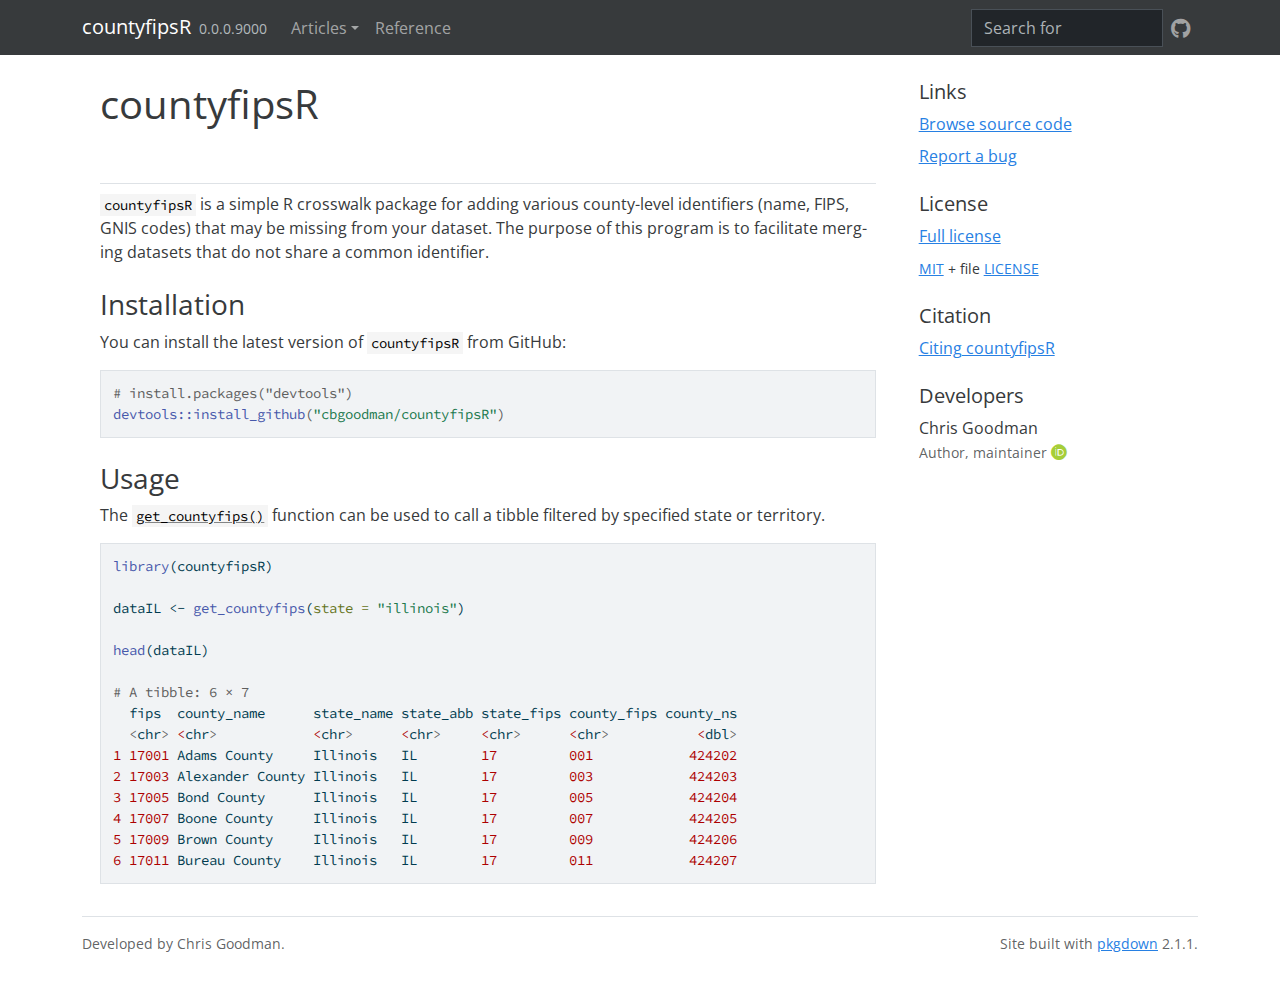
<file: index.html>
<!DOCTYPE html>
<!-- Generated by pkgdown: do not edit by hand --><html lang="en">
<head>
<meta http-equiv="Content-Type" content="text/html; charset=UTF-8">
<meta charset="utf-8">
<meta http-equiv="X-UA-Compatible" content="IE=edge">
<meta name="viewport" content="width=device-width, initial-scale=1, shrink-to-fit=no">
<title>Merge county-level FIPS and GNIS codes • countyfipsR</title>
<script src="deps/jquery-3.6.0/jquery-3.6.0.min.js"></script><meta name="viewport" content="width=device-width, initial-scale=1, shrink-to-fit=no">
<link href="deps/bootstrap-5.3.1/bootstrap.min.css" rel="stylesheet">
<script src="deps/bootstrap-5.3.1/bootstrap.bundle.min.js"></script><link href="deps/Open_Sans-0.4.9/font.css" rel="stylesheet">
<link href="deps/Source_Code_Pro-0.4.9/font.css" rel="stylesheet">
<link href="deps/font-awesome-6.4.2/css/all.min.css" rel="stylesheet">
<link href="deps/font-awesome-6.4.2/css/v4-shims.min.css" rel="stylesheet">
<script src="deps/headroom-0.11.0/headroom.min.js"></script><script src="deps/headroom-0.11.0/jQuery.headroom.min.js"></script><script src="deps/bootstrap-toc-1.0.1/bootstrap-toc.min.js"></script><script src="deps/clipboard.js-2.0.11/clipboard.min.js"></script><script src="deps/search-1.0.0/autocomplete.jquery.min.js"></script><script src="deps/search-1.0.0/fuse.min.js"></script><script src="deps/search-1.0.0/mark.min.js"></script><!-- pkgdown --><script src="pkgdown.js"></script><meta property="og:title" content="Merge county-level FIPS and GNIS codes">
<meta name="description" content="A simple R crosswalk package for adding various county-level identifiers (name, FIPS, ICPSR codes) that may be missing from your dataset. The purpose of this program is to facilitate merging datasets that do not share a common identifier.">
<meta property="og:description" content="A simple R crosswalk package for adding various county-level identifiers (name, FIPS, ICPSR codes) that may be missing from your dataset. The purpose of this program is to facilitate merging datasets that do not share a common identifier.">
</head>
<body>
    <a href="#main" class="visually-hidden-focusable">Skip to contents</a>


    <nav class="navbar navbar-expand-lg fixed-top bg-dark" data-bs-theme="dark" aria-label="Site navigation"><div class="container">

    <a class="navbar-brand me-2" href="index.html">countyfipsR</a>

    <small class="nav-text text-muted me-auto" data-bs-toggle="tooltip" data-bs-placement="bottom" title="">0.0.0.9000</small>


    <button class="navbar-toggler" type="button" data-bs-toggle="collapse" data-bs-target="#navbar" aria-controls="navbar" aria-expanded="false" aria-label="Toggle navigation">
      <span class="navbar-toggler-icon"></span>
    </button>

    <div id="navbar" class="collapse navbar-collapse ms-3">
      <ul class="navbar-nav me-auto">
<li class="nav-item dropdown">
  <button class="nav-link dropdown-toggle" type="button" id="dropdown-articles" data-bs-toggle="dropdown" aria-expanded="false" aria-haspopup="true">Articles</button>
  <ul class="dropdown-menu" aria-labelledby="dropdown-articles">
<li><a class="dropdown-item" href="articles/using-countyfipsr.html">Using countyfipsR</a></li>
    <li><hr class="dropdown-divider"></li>
    <li><h6 class="dropdown-header" data-toc-skip>Tutorials</h6></li>
    <li><a class="dropdown-item" href="articles/fuzzy-merging.html">Fuzzy Merging</a></li>
  </ul>
</li>
<li class="nav-item"><a class="nav-link" href="reference/index.html">Reference</a></li>
      </ul>
<ul class="navbar-nav">
<li class="nav-item"><form class="form-inline" role="search">
 <input class="form-control" type="search" name="search-input" id="search-input" autocomplete="off" aria-label="Search site" placeholder="Search for" data-search-index="search.json">
</form></li>
<li class="nav-item"><a class="external-link nav-link" href="https://github.com/cbgoodman/countyfipsR/" aria-label="GitHub"><span class="fa fab fa-github fa-lg"></span></a></li>
      </ul>
</div>


  </div>
</nav><div class="container template-home">
<div class="row">
  <main id="main" class="col-md-9"><div class="section level1">
<div class="page-header"><h1 id="countyfipsr">countyfipsR<a class="anchor" aria-label="anchor" href="#countyfipsr"></a>
</h1></div>
<p><code>countyfipsR</code> is a simple R crosswalk package for adding various county-level identifiers (name, FIPS, GNIS codes) that may be missing from your dataset. The purpose of this program is to facilitate merging datasets that do not share a common identifier.</p>
<div class="section level2">
<h2 id="installation">Installation<a class="anchor" aria-label="anchor" href="#installation"></a>
</h2>
<p>You can install the latest version of <code>countyfipsR</code> from GitHub:</p>
<div class="sourceCode" id="cb1"><pre class="downlit sourceCode r">
<code class="sourceCode R"><span><span class="co"># install.packages("devtools")</span></span>
<span><span class="fu">devtools</span><span class="fu">::</span><span class="fu">install_github</span><span class="op">(</span><span class="st">"cbgoodman/countyfipsR"</span><span class="op">)</span></span></code></pre></div>
</div>
<div class="section level2">
<h2 id="usage">Usage<a class="anchor" aria-label="anchor" href="#usage"></a>
</h2>
<p>The <code><a href="reference/get_countyfips.html">get_countyfips()</a></code> function can be used to call a tibble filtered by specified state or territory.</p>
<div class="sourceCode" id="cb2"><pre class="sourceCode r"><code class="sourceCode r"><span id="cb2-1"><a href="#cb2-1" tabindex="-1"></a><span class="fu">library</span>(countyfipsR)</span>
<span id="cb2-2"><a href="#cb2-2" tabindex="-1"></a></span>
<span id="cb2-3"><a href="#cb2-3" tabindex="-1"></a>dataIL <span class="ot">&lt;-</span> <span class="fu">get_countyfips</span>(<span class="at">state =</span> <span class="st">"illinois"</span>)</span>
<span id="cb2-4"><a href="#cb2-4" tabindex="-1"></a></span>
<span id="cb2-5"><a href="#cb2-5" tabindex="-1"></a><span class="fu">head</span>(dataIL)</span>
<span id="cb2-6"><a href="#cb2-6" tabindex="-1"></a></span>
<span id="cb2-7"><a href="#cb2-7" tabindex="-1"></a><span class="co"># A tibble: 6 × 7</span></span>
<span id="cb2-8"><a href="#cb2-8" tabindex="-1"></a>  fips  county_name      state_name state_abb state_fips county_fips county_ns</span>
<span id="cb2-9"><a href="#cb2-9" tabindex="-1"></a>  <span class="sc">&lt;</span>chr<span class="sc">&gt;</span> <span class="er">&lt;</span>chr<span class="sc">&gt;</span>            <span class="er">&lt;</span>chr<span class="sc">&gt;</span>      <span class="er">&lt;</span>chr<span class="sc">&gt;</span>     <span class="er">&lt;</span>chr<span class="sc">&gt;</span>      <span class="er">&lt;</span>chr<span class="sc">&gt;</span>           <span class="er">&lt;</span>dbl<span class="sc">&gt;</span></span>
<span id="cb2-10"><a href="#cb2-10" tabindex="-1"></a><span class="dv">1</span> <span class="dv">17001</span> Adams County     Illinois   IL        <span class="dv">17</span>         <span class="dv">001</span>            <span class="dv">424202</span></span>
<span id="cb2-11"><a href="#cb2-11" tabindex="-1"></a><span class="dv">2</span> <span class="dv">17003</span> Alexander County Illinois   IL        <span class="dv">17</span>         <span class="dv">003</span>            <span class="dv">424203</span></span>
<span id="cb2-12"><a href="#cb2-12" tabindex="-1"></a><span class="dv">3</span> <span class="dv">17005</span> Bond County      Illinois   IL        <span class="dv">17</span>         <span class="dv">005</span>            <span class="dv">424204</span></span>
<span id="cb2-13"><a href="#cb2-13" tabindex="-1"></a><span class="dv">4</span> <span class="dv">17007</span> Boone County     Illinois   IL        <span class="dv">17</span>         <span class="dv">007</span>            <span class="dv">424205</span></span>
<span id="cb2-14"><a href="#cb2-14" tabindex="-1"></a><span class="dv">5</span> <span class="dv">17009</span> Brown County     Illinois   IL        <span class="dv">17</span>         <span class="dv">009</span>            <span class="dv">424206</span></span>
<span id="cb2-15"><a href="#cb2-15" tabindex="-1"></a><span class="dv">6</span> <span class="dv">17011</span> Bureau County    Illinois   IL        <span class="dv">17</span>         <span class="dv">011</span>            <span class="dv">424207</span></span></code></pre></div>
</div>
</div>
  </main><aside class="col-md-3"><div class="links">
<h2 data-toc-skip>Links</h2>
<ul class="list-unstyled">
<li><a href="https://github.com/cbgoodman/countyfipsR/" class="external-link">Browse source code</a></li>
<li><a href="https://github.com/cbgoodman/countyfipsR/issues" class="external-link">Report a bug</a></li>
</ul>
</div>

<div class="license">
<h2 data-toc-skip>License</h2>
<ul class="list-unstyled">
<li><a href="LICENSE.html">Full license</a></li>
<li><small><a href="https://opensource.org/licenses/mit-license.php" class="external-link">MIT</a> + file <a href="LICENSE-text.html">LICENSE</a></small></li>
</ul>
</div>


<div class="citation">
<h2 data-toc-skip>Citation</h2>
<ul class="list-unstyled">
<li><a href="authors.html#citation">Citing countyfipsR</a></li>
</ul>
</div>

<div class="developers">
<h2 data-toc-skip>Developers</h2>
<ul class="list-unstyled">
<li>Chris Goodman <br><small class="roles"> Author, maintainer </small> <a href="https://orcid.org/0000-0002-8565-9714" target="orcid.widget" aria-label="ORCID" class="external-link"><span class="fab fa-orcid orcid" aria-hidden="true"></span></a> </li>
</ul>
</div>



  </aside>
</div>


    <footer><div class="pkgdown-footer-left">
  <p>Developed by Chris Goodman.</p>
</div>

<div class="pkgdown-footer-right">
  <p>Site built with <a href="https://pkgdown.r-lib.org/" class="external-link">pkgdown</a> 2.1.1.</p>
</div>

    </footer>
</div>





  </body>
</html>
</file>
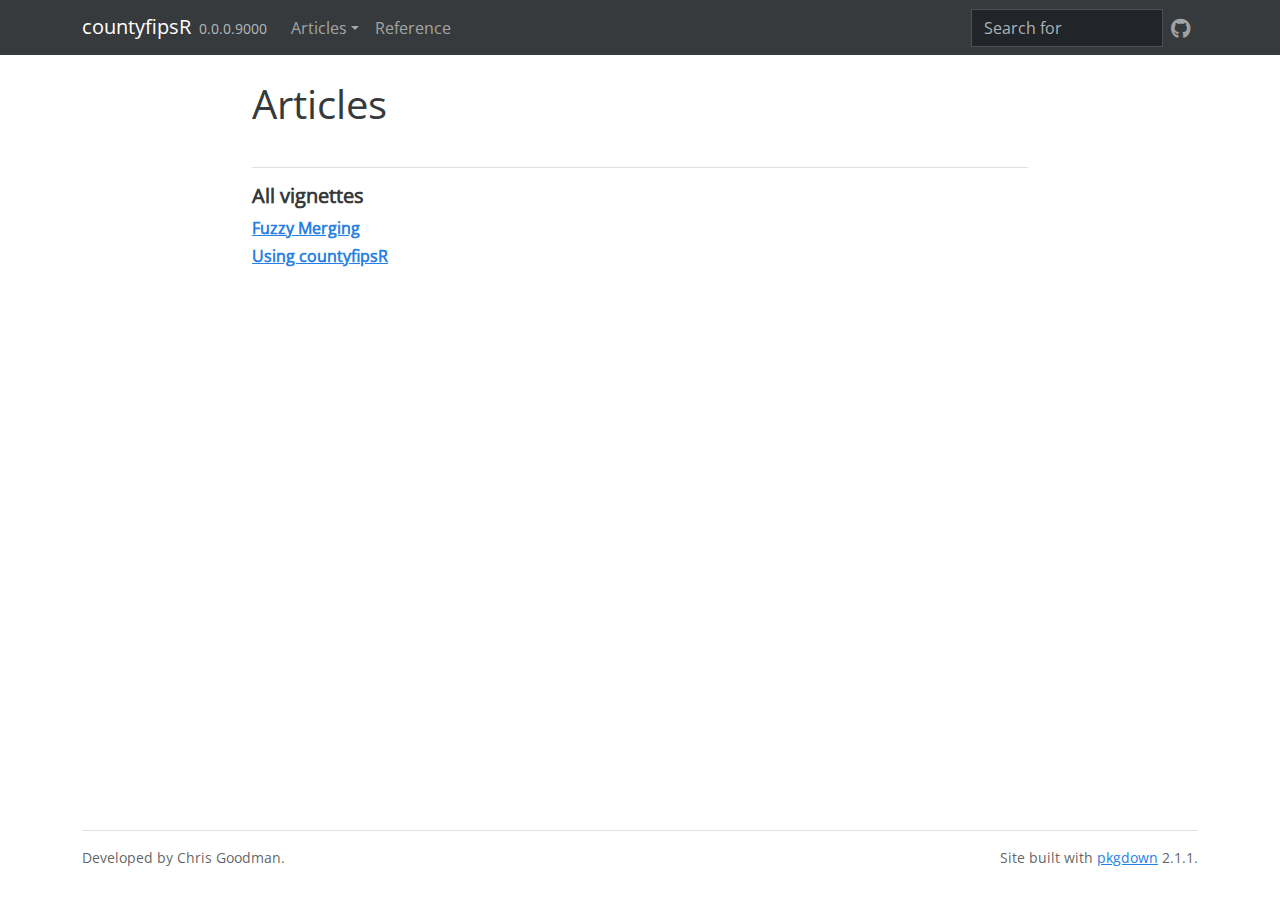
<file: articles/index.html>
<!DOCTYPE html>
<!-- Generated by pkgdown: do not edit by hand --><html lang="en"><head><meta http-equiv="Content-Type" content="text/html; charset=UTF-8"><meta charset="utf-8"><meta http-equiv="X-UA-Compatible" content="IE=edge"><meta name="viewport" content="width=device-width, initial-scale=1, shrink-to-fit=no"><title>Articles • countyfipsR</title><script src="../deps/jquery-3.6.0/jquery-3.6.0.min.js"></script><meta name="viewport" content="width=device-width, initial-scale=1, shrink-to-fit=no"><link href="../deps/bootstrap-5.3.1/bootstrap.min.css" rel="stylesheet"><script src="../deps/bootstrap-5.3.1/bootstrap.bundle.min.js"></script><link href="../deps/Open_Sans-0.4.9/font.css" rel="stylesheet"><link href="../deps/Source_Code_Pro-0.4.9/font.css" rel="stylesheet"><link href="../deps/font-awesome-6.4.2/css/all.min.css" rel="stylesheet"><link href="../deps/font-awesome-6.4.2/css/v4-shims.min.css" rel="stylesheet"><script src="../deps/headroom-0.11.0/headroom.min.js"></script><script src="../deps/headroom-0.11.0/jQuery.headroom.min.js"></script><script src="../deps/bootstrap-toc-1.0.1/bootstrap-toc.min.js"></script><script src="../deps/clipboard.js-2.0.11/clipboard.min.js"></script><script src="../deps/search-1.0.0/autocomplete.jquery.min.js"></script><script src="../deps/search-1.0.0/fuse.min.js"></script><script src="../deps/search-1.0.0/mark.min.js"></script><!-- pkgdown --><script src="../pkgdown.js"></script><meta property="og:title" content="Articles"></head><body>
    <a href="#main" class="visually-hidden-focusable">Skip to contents</a>


    <nav class="navbar navbar-expand-lg fixed-top bg-dark" data-bs-theme="dark" aria-label="Site navigation"><div class="container">

    <a class="navbar-brand me-2" href="../index.html">countyfipsR</a>

    <small class="nav-text text-muted me-auto" data-bs-toggle="tooltip" data-bs-placement="bottom" title="">0.0.0.9000</small>


    <button class="navbar-toggler" type="button" data-bs-toggle="collapse" data-bs-target="#navbar" aria-controls="navbar" aria-expanded="false" aria-label="Toggle navigation">
      <span class="navbar-toggler-icon"></span>
    </button>

    <div id="navbar" class="collapse navbar-collapse ms-3">
      <ul class="navbar-nav me-auto"><li class="nav-item dropdown">
  <button class="nav-link dropdown-toggle" type="button" id="dropdown-articles" data-bs-toggle="dropdown" aria-expanded="false" aria-haspopup="true">Articles</button>
  <ul class="dropdown-menu" aria-labelledby="dropdown-articles"><li><a class="dropdown-item" href="../articles/using-countyfipsr.html">Using countyfipsR</a></li>
    <li><hr class="dropdown-divider"></li>
    <li><h6 class="dropdown-header" data-toc-skip>Tutorials</h6></li>
    <li><a class="dropdown-item" href="../articles/fuzzy-merging.html">Fuzzy Merging</a></li>
  </ul></li>
<li class="nav-item"><a class="nav-link" href="../reference/index.html">Reference</a></li>
      </ul><ul class="navbar-nav"><li class="nav-item"><form class="form-inline" role="search">
 <input class="form-control" type="search" name="search-input" id="search-input" autocomplete="off" aria-label="Search site" placeholder="Search for" data-search-index="../search.json"></form></li>
<li class="nav-item"><a class="external-link nav-link" href="https://github.com/cbgoodman/countyfipsR/" aria-label="GitHub"><span class="fa fab fa-github fa-lg"></span></a></li>
      </ul></div>


  </div>
</nav><div class="container template-article-index">
<div class="row">
  <main id="main" class="col-md-9"><div class="page-header">

      <h1>Articles</h1>
    </div>

    <div class="section ">
      <h3>All vignettes</h3>
      <div class="section-desc"></div>

      <dl><dt><a href="fuzzy-merging.html">Fuzzy Merging</a></dt>
        <dd>
        </dd><dt><a href="using-countyfipsr.html">Using countyfipsR</a></dt>
        <dd>
      </dd></dl></div>
  </main></div>


    <footer><div class="pkgdown-footer-left">
  <p>Developed by Chris Goodman.</p>
</div>

<div class="pkgdown-footer-right">
  <p>Site built with <a href="https://pkgdown.r-lib.org/" class="external-link">pkgdown</a> 2.1.1.</p>
</div>

    </footer></div>





  </body></html>
</file>
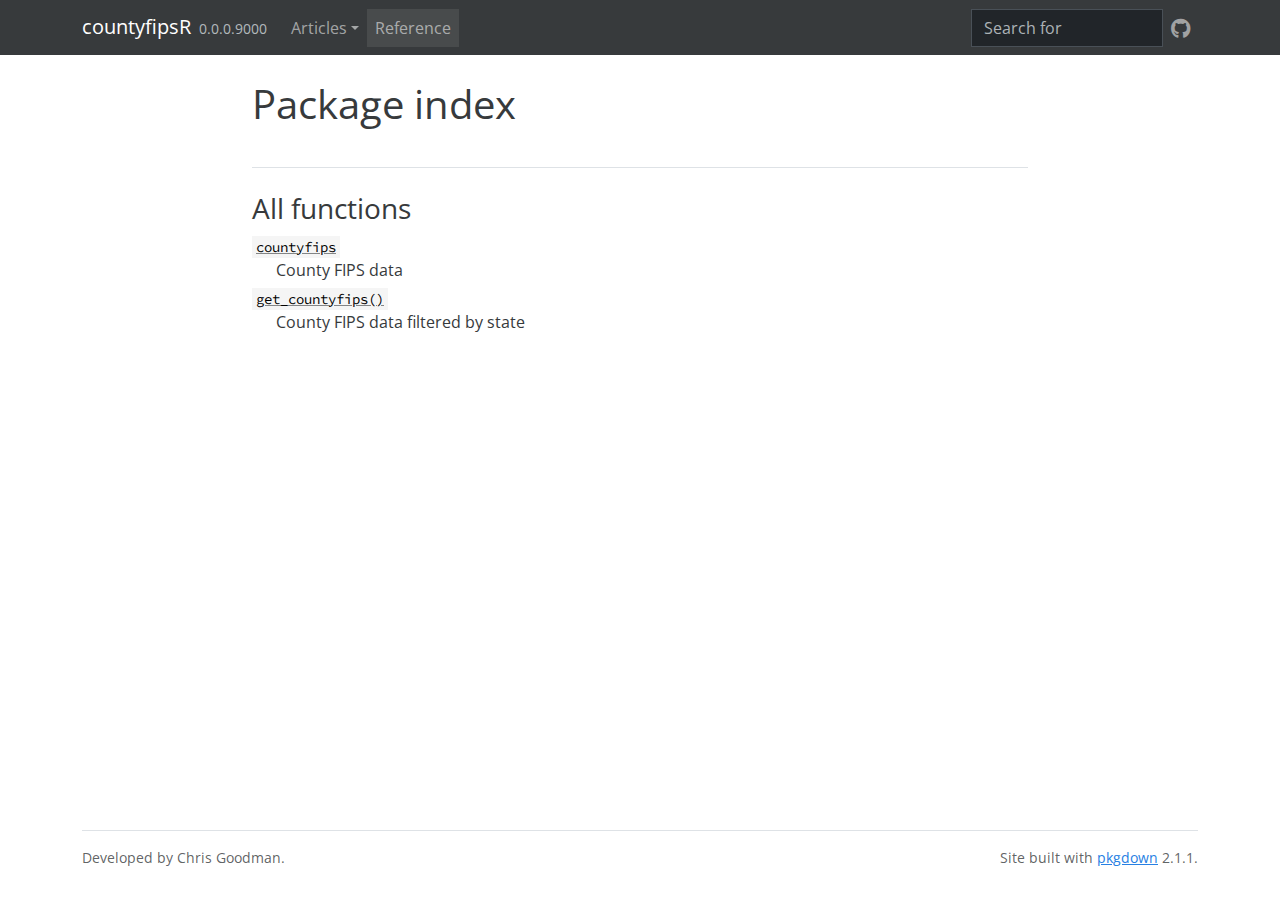
<file: reference/index.html>
<!DOCTYPE html>
<!-- Generated by pkgdown: do not edit by hand --><html lang="en"><head><meta http-equiv="Content-Type" content="text/html; charset=UTF-8"><meta charset="utf-8"><meta http-equiv="X-UA-Compatible" content="IE=edge"><meta name="viewport" content="width=device-width, initial-scale=1, shrink-to-fit=no"><title>Package index • countyfipsR</title><script src="../deps/jquery-3.6.0/jquery-3.6.0.min.js"></script><meta name="viewport" content="width=device-width, initial-scale=1, shrink-to-fit=no"><link href="../deps/bootstrap-5.3.1/bootstrap.min.css" rel="stylesheet"><script src="../deps/bootstrap-5.3.1/bootstrap.bundle.min.js"></script><link href="../deps/Open_Sans-0.4.9/font.css" rel="stylesheet"><link href="../deps/Source_Code_Pro-0.4.9/font.css" rel="stylesheet"><link href="../deps/font-awesome-6.4.2/css/all.min.css" rel="stylesheet"><link href="../deps/font-awesome-6.4.2/css/v4-shims.min.css" rel="stylesheet"><script src="../deps/headroom-0.11.0/headroom.min.js"></script><script src="../deps/headroom-0.11.0/jQuery.headroom.min.js"></script><script src="../deps/bootstrap-toc-1.0.1/bootstrap-toc.min.js"></script><script src="../deps/clipboard.js-2.0.11/clipboard.min.js"></script><script src="../deps/search-1.0.0/autocomplete.jquery.min.js"></script><script src="../deps/search-1.0.0/fuse.min.js"></script><script src="../deps/search-1.0.0/mark.min.js"></script><!-- pkgdown --><script src="../pkgdown.js"></script><meta property="og:title" content="Package index"></head><body>
    <a href="#main" class="visually-hidden-focusable">Skip to contents</a>


    <nav class="navbar navbar-expand-lg fixed-top bg-dark" data-bs-theme="dark" aria-label="Site navigation"><div class="container">

    <a class="navbar-brand me-2" href="../index.html">countyfipsR</a>

    <small class="nav-text text-muted me-auto" data-bs-toggle="tooltip" data-bs-placement="bottom" title="">0.0.0.9000</small>


    <button class="navbar-toggler" type="button" data-bs-toggle="collapse" data-bs-target="#navbar" aria-controls="navbar" aria-expanded="false" aria-label="Toggle navigation">
      <span class="navbar-toggler-icon"></span>
    </button>

    <div id="navbar" class="collapse navbar-collapse ms-3">
      <ul class="navbar-nav me-auto"><li class="nav-item dropdown">
  <button class="nav-link dropdown-toggle" type="button" id="dropdown-articles" data-bs-toggle="dropdown" aria-expanded="false" aria-haspopup="true">Articles</button>
  <ul class="dropdown-menu" aria-labelledby="dropdown-articles"><li><a class="dropdown-item" href="../articles/using-countyfipsr.html">Using countyfipsR</a></li>
    <li><hr class="dropdown-divider"></li>
    <li><h6 class="dropdown-header" data-toc-skip>Tutorials</h6></li>
    <li><a class="dropdown-item" href="../articles/fuzzy-merging.html">Fuzzy Merging</a></li>
  </ul></li>
<li class="active nav-item"><a class="nav-link" href="../reference/index.html">Reference</a></li>
      </ul><ul class="navbar-nav"><li class="nav-item"><form class="form-inline" role="search">
 <input class="form-control" type="search" name="search-input" id="search-input" autocomplete="off" aria-label="Search site" placeholder="Search for" data-search-index="../search.json"></form></li>
<li class="nav-item"><a class="external-link nav-link" href="https://github.com/cbgoodman/countyfipsR/" aria-label="GitHub"><span class="fa fab fa-github fa-lg"></span></a></li>
      </ul></div>


  </div>
</nav><div class="container template-reference-index">
<div class="row">
  <main id="main" class="col-md-9"><div class="page-header">

      <h1>Package index</h1>
    </div>

    <div class="section level2">
      <h2 id="all-functions">All functions<a class="anchor" aria-label="anchor" href="#all-functions"></a></h2>




    </div><div class="section level2">




      <dl><dt>

          <code><a href="countyfips.html">countyfips</a></code>

        </dt>
        <dd>County FIPS data</dd>
      </dl><dl><dt>

          <code><a href="get_countyfips.html">get_countyfips()</a></code>

        </dt>
        <dd>County FIPS data filtered by state</dd>
      </dl></div>
  </main></div>


    <footer><div class="pkgdown-footer-left">
  <p>Developed by Chris Goodman.</p>
</div>

<div class="pkgdown-footer-right">
  <p>Site built with <a href="https://pkgdown.r-lib.org/" class="external-link">pkgdown</a> 2.1.1.</p>
</div>

    </footer></div>





  </body></html>
</file>
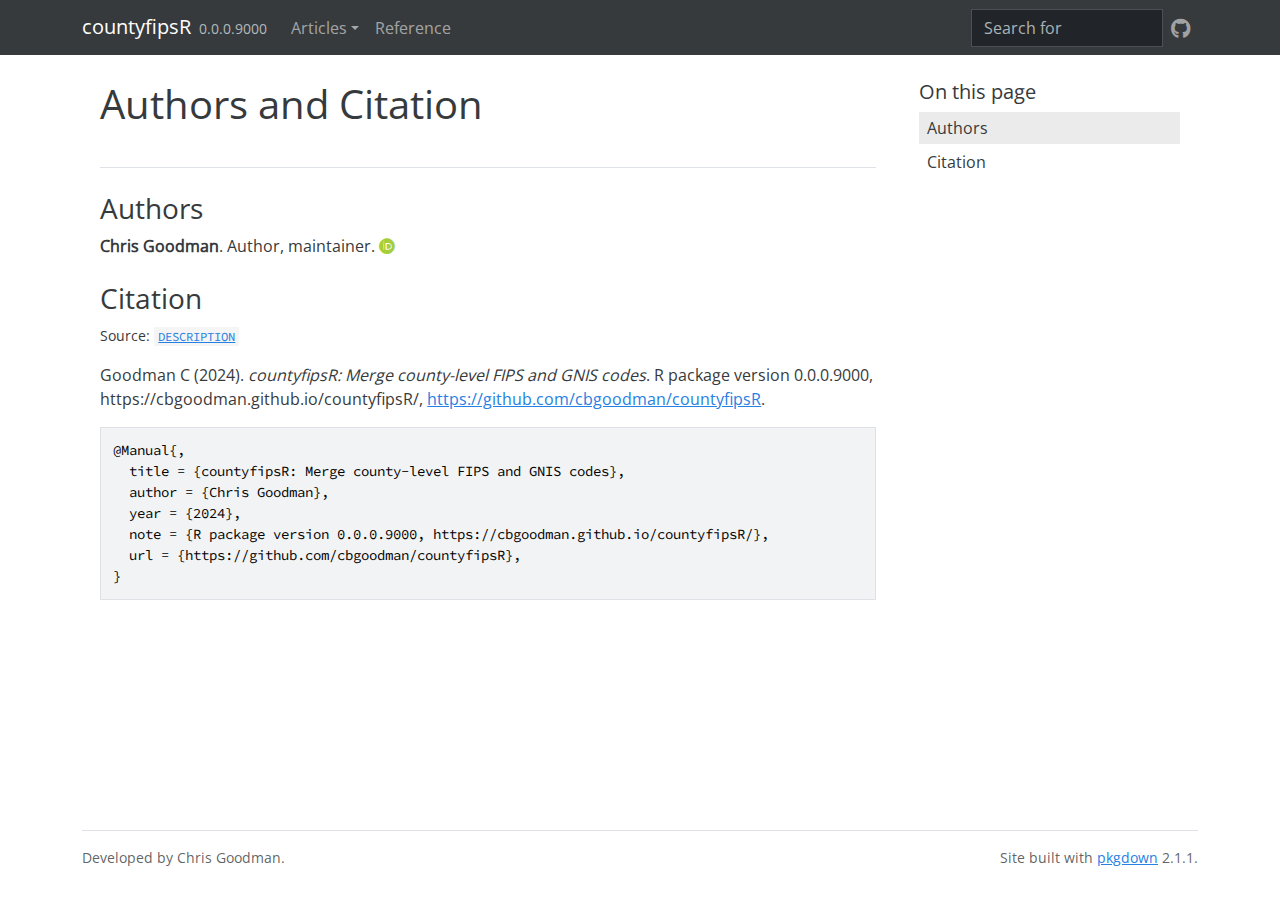
<file: authors.html>
<!DOCTYPE html>
<!-- Generated by pkgdown: do not edit by hand --><html lang="en"><head><meta http-equiv="Content-Type" content="text/html; charset=UTF-8"><meta charset="utf-8"><meta http-equiv="X-UA-Compatible" content="IE=edge"><meta name="viewport" content="width=device-width, initial-scale=1, shrink-to-fit=no"><title>Authors and Citation • countyfipsR</title><script src="deps/jquery-3.6.0/jquery-3.6.0.min.js"></script><meta name="viewport" content="width=device-width, initial-scale=1, shrink-to-fit=no"><link href="deps/bootstrap-5.3.1/bootstrap.min.css" rel="stylesheet"><script src="deps/bootstrap-5.3.1/bootstrap.bundle.min.js"></script><link href="deps/Open_Sans-0.4.9/font.css" rel="stylesheet"><link href="deps/Source_Code_Pro-0.4.9/font.css" rel="stylesheet"><link href="deps/font-awesome-6.4.2/css/all.min.css" rel="stylesheet"><link href="deps/font-awesome-6.4.2/css/v4-shims.min.css" rel="stylesheet"><script src="deps/headroom-0.11.0/headroom.min.js"></script><script src="deps/headroom-0.11.0/jQuery.headroom.min.js"></script><script src="deps/bootstrap-toc-1.0.1/bootstrap-toc.min.js"></script><script src="deps/clipboard.js-2.0.11/clipboard.min.js"></script><script src="deps/search-1.0.0/autocomplete.jquery.min.js"></script><script src="deps/search-1.0.0/fuse.min.js"></script><script src="deps/search-1.0.0/mark.min.js"></script><!-- pkgdown --><script src="pkgdown.js"></script><meta property="og:title" content="Authors and Citation"></head><body>
    <a href="#main" class="visually-hidden-focusable">Skip to contents</a>


    <nav class="navbar navbar-expand-lg fixed-top bg-dark" data-bs-theme="dark" aria-label="Site navigation"><div class="container">

    <a class="navbar-brand me-2" href="index.html">countyfipsR</a>

    <small class="nav-text text-muted me-auto" data-bs-toggle="tooltip" data-bs-placement="bottom" title="">0.0.0.9000</small>


    <button class="navbar-toggler" type="button" data-bs-toggle="collapse" data-bs-target="#navbar" aria-controls="navbar" aria-expanded="false" aria-label="Toggle navigation">
      <span class="navbar-toggler-icon"></span>
    </button>

    <div id="navbar" class="collapse navbar-collapse ms-3">
      <ul class="navbar-nav me-auto"><li class="nav-item dropdown">
  <button class="nav-link dropdown-toggle" type="button" id="dropdown-articles" data-bs-toggle="dropdown" aria-expanded="false" aria-haspopup="true">Articles</button>
  <ul class="dropdown-menu" aria-labelledby="dropdown-articles"><li><a class="dropdown-item" href="articles/using-countyfipsr.html">Using countyfipsR</a></li>
    <li><hr class="dropdown-divider"></li>
    <li><h6 class="dropdown-header" data-toc-skip>Tutorials</h6></li>
    <li><a class="dropdown-item" href="articles/fuzzy-merging.html">Fuzzy Merging</a></li>
  </ul></li>
<li class="nav-item"><a class="nav-link" href="reference/index.html">Reference</a></li>
      </ul><ul class="navbar-nav"><li class="nav-item"><form class="form-inline" role="search">
 <input class="form-control" type="search" name="search-input" id="search-input" autocomplete="off" aria-label="Search site" placeholder="Search for" data-search-index="search.json"></form></li>
<li class="nav-item"><a class="external-link nav-link" href="https://github.com/cbgoodman/countyfipsR/" aria-label="GitHub"><span class="fa fab fa-github fa-lg"></span></a></li>
      </ul></div>


  </div>
</nav><div class="container template-citation-authors">
<div class="row">
  <main id="main" class="col-md-9"><div class="page-header">

      <h1>Authors and Citation</h1>
    </div>

    <div class="section level2">
      <h2>Authors</h2>

      <ul class="list-unstyled"><li>
          <p><strong>Chris Goodman</strong>. Author, maintainer. <a href="https://orcid.org/0000-0002-8565-9714" target="orcid.widget" aria-label="ORCID" class="external-link"><span class="fab fa-orcid orcid" aria-hidden="true"></span></a>
          </p>
        </li>
      </ul></div>

    <div class="section level2">
      <h2 id="citation">Citation</h2>
      <p><small class="dont-index">Source: <a href="https://github.com/cbgoodman/countyfipsR/blob/master/DESCRIPTION" class="external-link"><code>DESCRIPTION</code></a></small></p>

      <p>Goodman C (2024).
<em>countyfipsR: Merge county-level FIPS and GNIS codes</em>.
R package version 0.0.0.9000, https://cbgoodman.github.io/countyfipsR/, <a href="https://github.com/cbgoodman/countyfipsR" class="external-link">https://github.com/cbgoodman/countyfipsR</a>.
</p>
      <pre>@Manual{,
  title = {countyfipsR: Merge county-level FIPS and GNIS codes},
  author = {Chris Goodman},
  year = {2024},
  note = {R package version 0.0.0.9000, https://cbgoodman.github.io/countyfipsR/},
  url = {https://github.com/cbgoodman/countyfipsR},
}</pre>
    </div>

  </main><aside class="col-md-3"><nav id="toc" aria-label="Table of contents"><h2>On this page</h2>
    </nav></aside></div>


    <footer><div class="pkgdown-footer-left">
  <p>Developed by Chris Goodman.</p>
</div>

<div class="pkgdown-footer-right">
  <p>Site built with <a href="https://pkgdown.r-lib.org/" class="external-link">pkgdown</a> 2.1.1.</p>
</div>

    </footer></div>





  </body></html>
</file>
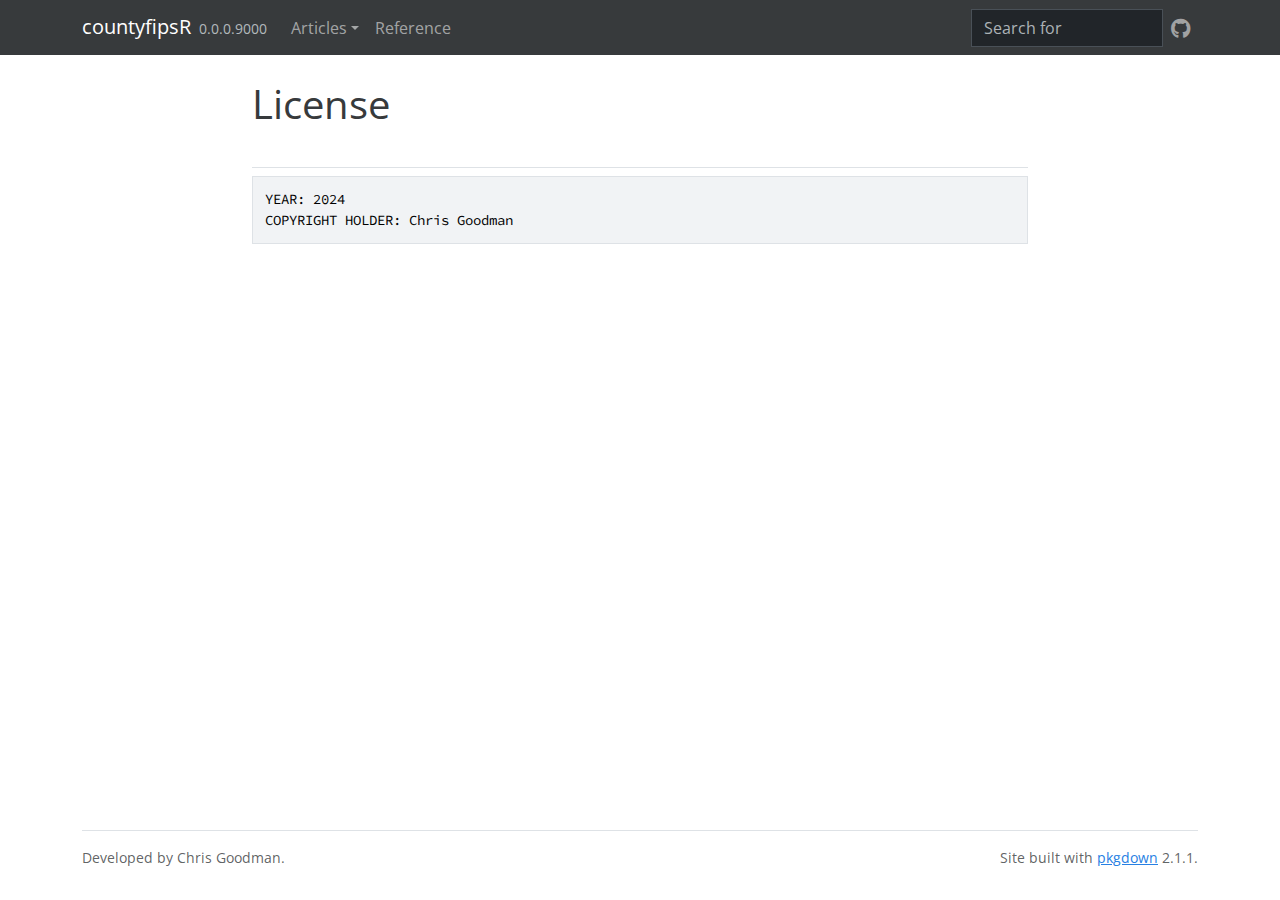
<file: LICENSE-text.html>
<!DOCTYPE html>
<!-- Generated by pkgdown: do not edit by hand --><html lang="en"><head><meta http-equiv="Content-Type" content="text/html; charset=UTF-8"><meta charset="utf-8"><meta http-equiv="X-UA-Compatible" content="IE=edge"><meta name="viewport" content="width=device-width, initial-scale=1, shrink-to-fit=no"><title>License • countyfipsR</title><script src="deps/jquery-3.6.0/jquery-3.6.0.min.js"></script><meta name="viewport" content="width=device-width, initial-scale=1, shrink-to-fit=no"><link href="deps/bootstrap-5.3.1/bootstrap.min.css" rel="stylesheet"><script src="deps/bootstrap-5.3.1/bootstrap.bundle.min.js"></script><link href="deps/Open_Sans-0.4.9/font.css" rel="stylesheet"><link href="deps/Source_Code_Pro-0.4.9/font.css" rel="stylesheet"><link href="deps/font-awesome-6.4.2/css/all.min.css" rel="stylesheet"><link href="deps/font-awesome-6.4.2/css/v4-shims.min.css" rel="stylesheet"><script src="deps/headroom-0.11.0/headroom.min.js"></script><script src="deps/headroom-0.11.0/jQuery.headroom.min.js"></script><script src="deps/bootstrap-toc-1.0.1/bootstrap-toc.min.js"></script><script src="deps/clipboard.js-2.0.11/clipboard.min.js"></script><script src="deps/search-1.0.0/autocomplete.jquery.min.js"></script><script src="deps/search-1.0.0/fuse.min.js"></script><script src="deps/search-1.0.0/mark.min.js"></script><!-- pkgdown --><script src="pkgdown.js"></script><meta property="og:title" content="License"></head><body>
    <a href="#main" class="visually-hidden-focusable">Skip to contents</a>


    <nav class="navbar navbar-expand-lg fixed-top bg-dark" data-bs-theme="dark" aria-label="Site navigation"><div class="container">

    <a class="navbar-brand me-2" href="index.html">countyfipsR</a>

    <small class="nav-text text-muted me-auto" data-bs-toggle="tooltip" data-bs-placement="bottom" title="">0.0.0.9000</small>


    <button class="navbar-toggler" type="button" data-bs-toggle="collapse" data-bs-target="#navbar" aria-controls="navbar" aria-expanded="false" aria-label="Toggle navigation">
      <span class="navbar-toggler-icon"></span>
    </button>

    <div id="navbar" class="collapse navbar-collapse ms-3">
      <ul class="navbar-nav me-auto"><li class="nav-item dropdown">
  <button class="nav-link dropdown-toggle" type="button" id="dropdown-articles" data-bs-toggle="dropdown" aria-expanded="false" aria-haspopup="true">Articles</button>
  <ul class="dropdown-menu" aria-labelledby="dropdown-articles"><li><a class="dropdown-item" href="articles/using-countyfipsr.html">Using countyfipsR</a></li>
    <li><hr class="dropdown-divider"></li>
    <li><h6 class="dropdown-header" data-toc-skip>Tutorials</h6></li>
    <li><a class="dropdown-item" href="articles/fuzzy-merging.html">Fuzzy Merging</a></li>
  </ul></li>
<li class="nav-item"><a class="nav-link" href="reference/index.html">Reference</a></li>
      </ul><ul class="navbar-nav"><li class="nav-item"><form class="form-inline" role="search">
 <input class="form-control" type="search" name="search-input" id="search-input" autocomplete="off" aria-label="Search site" placeholder="Search for" data-search-index="search.json"></form></li>
<li class="nav-item"><a class="external-link nav-link" href="https://github.com/cbgoodman/countyfipsR/" aria-label="GitHub"><span class="fa fab fa-github fa-lg"></span></a></li>
      </ul></div>


  </div>
</nav><div class="container template-title-body">
<div class="row">
  <main id="main" class="col-md-9"><div class="page-header">

      <h1>License</h1>

    </div>

<pre>YEAR: 2024
COPYRIGHT HOLDER: Chris Goodman
</pre>

  </main></div>


    <footer><div class="pkgdown-footer-left">
  <p>Developed by Chris Goodman.</p>
</div>

<div class="pkgdown-footer-right">
  <p>Site built with <a href="https://pkgdown.r-lib.org/" class="external-link">pkgdown</a> 2.1.1.</p>
</div>

    </footer></div>





  </body></html>
</file>
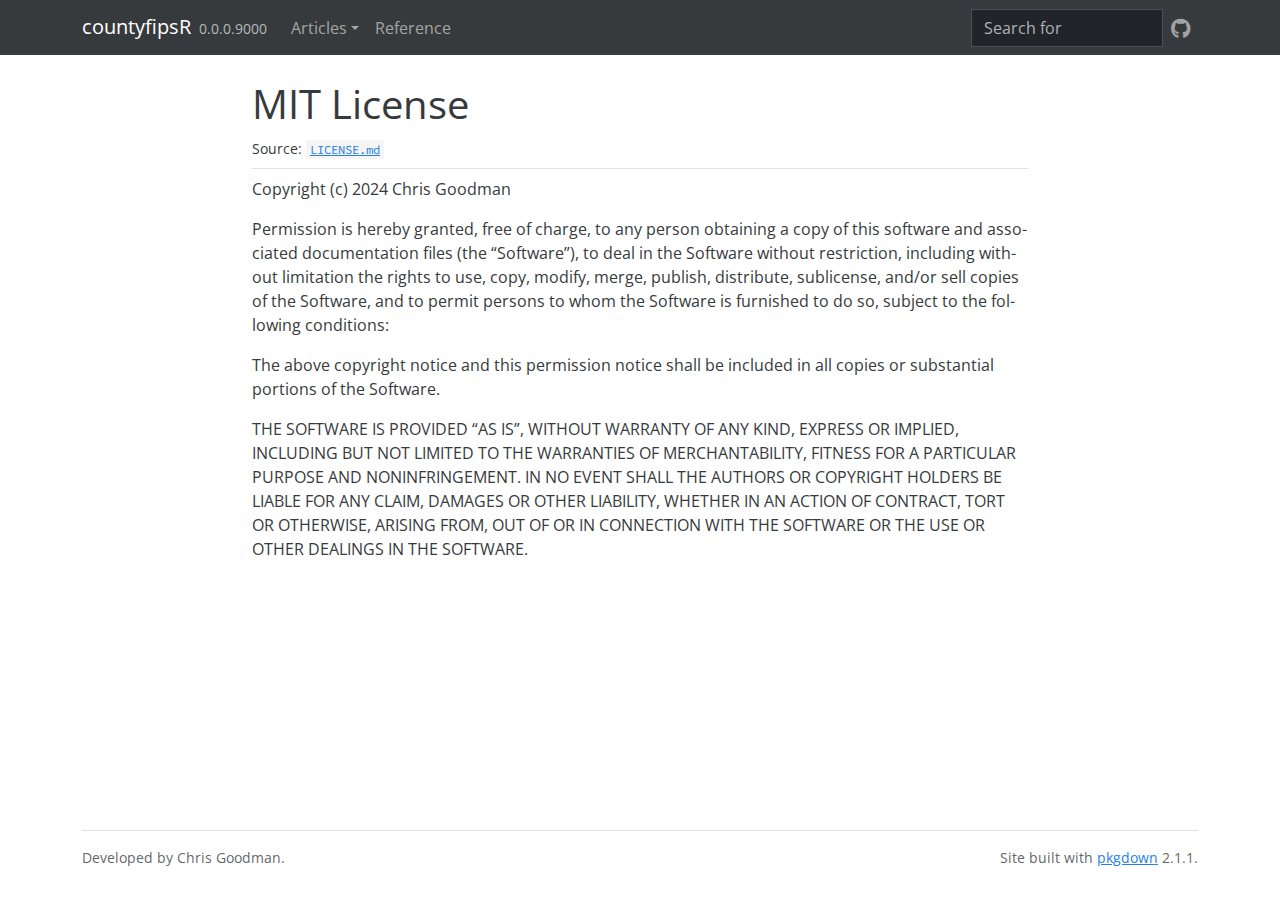
<file: LICENSE.html>
<!DOCTYPE html>
<!-- Generated by pkgdown: do not edit by hand --><html lang="en"><head><meta http-equiv="Content-Type" content="text/html; charset=UTF-8"><meta charset="utf-8"><meta http-equiv="X-UA-Compatible" content="IE=edge"><meta name="viewport" content="width=device-width, initial-scale=1, shrink-to-fit=no"><title>MIT License • countyfipsR</title><script src="deps/jquery-3.6.0/jquery-3.6.0.min.js"></script><meta name="viewport" content="width=device-width, initial-scale=1, shrink-to-fit=no"><link href="deps/bootstrap-5.3.1/bootstrap.min.css" rel="stylesheet"><script src="deps/bootstrap-5.3.1/bootstrap.bundle.min.js"></script><link href="deps/Open_Sans-0.4.9/font.css" rel="stylesheet"><link href="deps/Source_Code_Pro-0.4.9/font.css" rel="stylesheet"><link href="deps/font-awesome-6.4.2/css/all.min.css" rel="stylesheet"><link href="deps/font-awesome-6.4.2/css/v4-shims.min.css" rel="stylesheet"><script src="deps/headroom-0.11.0/headroom.min.js"></script><script src="deps/headroom-0.11.0/jQuery.headroom.min.js"></script><script src="deps/bootstrap-toc-1.0.1/bootstrap-toc.min.js"></script><script src="deps/clipboard.js-2.0.11/clipboard.min.js"></script><script src="deps/search-1.0.0/autocomplete.jquery.min.js"></script><script src="deps/search-1.0.0/fuse.min.js"></script><script src="deps/search-1.0.0/mark.min.js"></script><!-- pkgdown --><script src="pkgdown.js"></script><meta property="og:title" content="MIT License"></head><body>
    <a href="#main" class="visually-hidden-focusable">Skip to contents</a>


    <nav class="navbar navbar-expand-lg fixed-top bg-dark" data-bs-theme="dark" aria-label="Site navigation"><div class="container">

    <a class="navbar-brand me-2" href="index.html">countyfipsR</a>

    <small class="nav-text text-muted me-auto" data-bs-toggle="tooltip" data-bs-placement="bottom" title="">0.0.0.9000</small>


    <button class="navbar-toggler" type="button" data-bs-toggle="collapse" data-bs-target="#navbar" aria-controls="navbar" aria-expanded="false" aria-label="Toggle navigation">
      <span class="navbar-toggler-icon"></span>
    </button>

    <div id="navbar" class="collapse navbar-collapse ms-3">
      <ul class="navbar-nav me-auto"><li class="nav-item dropdown">
  <button class="nav-link dropdown-toggle" type="button" id="dropdown-articles" data-bs-toggle="dropdown" aria-expanded="false" aria-haspopup="true">Articles</button>
  <ul class="dropdown-menu" aria-labelledby="dropdown-articles"><li><a class="dropdown-item" href="articles/using-countyfipsr.html">Using countyfipsR</a></li>
    <li><hr class="dropdown-divider"></li>
    <li><h6 class="dropdown-header" data-toc-skip>Tutorials</h6></li>
    <li><a class="dropdown-item" href="articles/fuzzy-merging.html">Fuzzy Merging</a></li>
  </ul></li>
<li class="nav-item"><a class="nav-link" href="reference/index.html">Reference</a></li>
      </ul><ul class="navbar-nav"><li class="nav-item"><form class="form-inline" role="search">
 <input class="form-control" type="search" name="search-input" id="search-input" autocomplete="off" aria-label="Search site" placeholder="Search for" data-search-index="search.json"></form></li>
<li class="nav-item"><a class="external-link nav-link" href="https://github.com/cbgoodman/countyfipsR/" aria-label="GitHub"><span class="fa fab fa-github fa-lg"></span></a></li>
      </ul></div>


  </div>
</nav><div class="container template-title-body">
<div class="row">
  <main id="main" class="col-md-9"><div class="page-header">

      <h1>MIT License</h1>
      <small class="dont-index">Source: <a href="https://github.com/cbgoodman/countyfipsR/blob/master/LICENSE.md" class="external-link"><code>LICENSE.md</code></a></small>
    </div>

<div id="mit-license" class="section level1">

<p>Copyright (c) 2024 Chris Goodman</p>
<p>Permission is hereby granted, free of charge, to any person obtaining a copy of this software and associated documentation files (the “Software”), to deal in the Software without restriction, including without limitation the rights to use, copy, modify, merge, publish, distribute, sublicense, and/or sell copies of the Software, and to permit persons to whom the Software is furnished to do so, subject to the following conditions:</p>
<p>The above copyright notice and this permission notice shall be included in all copies or substantial portions of the Software.</p>
<p>THE SOFTWARE IS PROVIDED “AS IS”, WITHOUT WARRANTY OF ANY KIND, EXPRESS OR IMPLIED, INCLUDING BUT NOT LIMITED TO THE WARRANTIES OF MERCHANTABILITY, FITNESS FOR A PARTICULAR PURPOSE AND NONINFRINGEMENT. IN NO EVENT SHALL THE AUTHORS OR COPYRIGHT HOLDERS BE LIABLE FOR ANY CLAIM, DAMAGES OR OTHER LIABILITY, WHETHER IN AN ACTION OF CONTRACT, TORT OR OTHERWISE, ARISING FROM, OUT OF OR IN CONNECTION WITH THE SOFTWARE OR THE USE OR OTHER DEALINGS IN THE SOFTWARE.</p>
</div>

  </main></div>


    <footer><div class="pkgdown-footer-left">
  <p>Developed by Chris Goodman.</p>
</div>

<div class="pkgdown-footer-right">
  <p>Site built with <a href="https://pkgdown.r-lib.org/" class="external-link">pkgdown</a> 2.1.1.</p>
</div>

    </footer></div>





  </body></html>
</file>
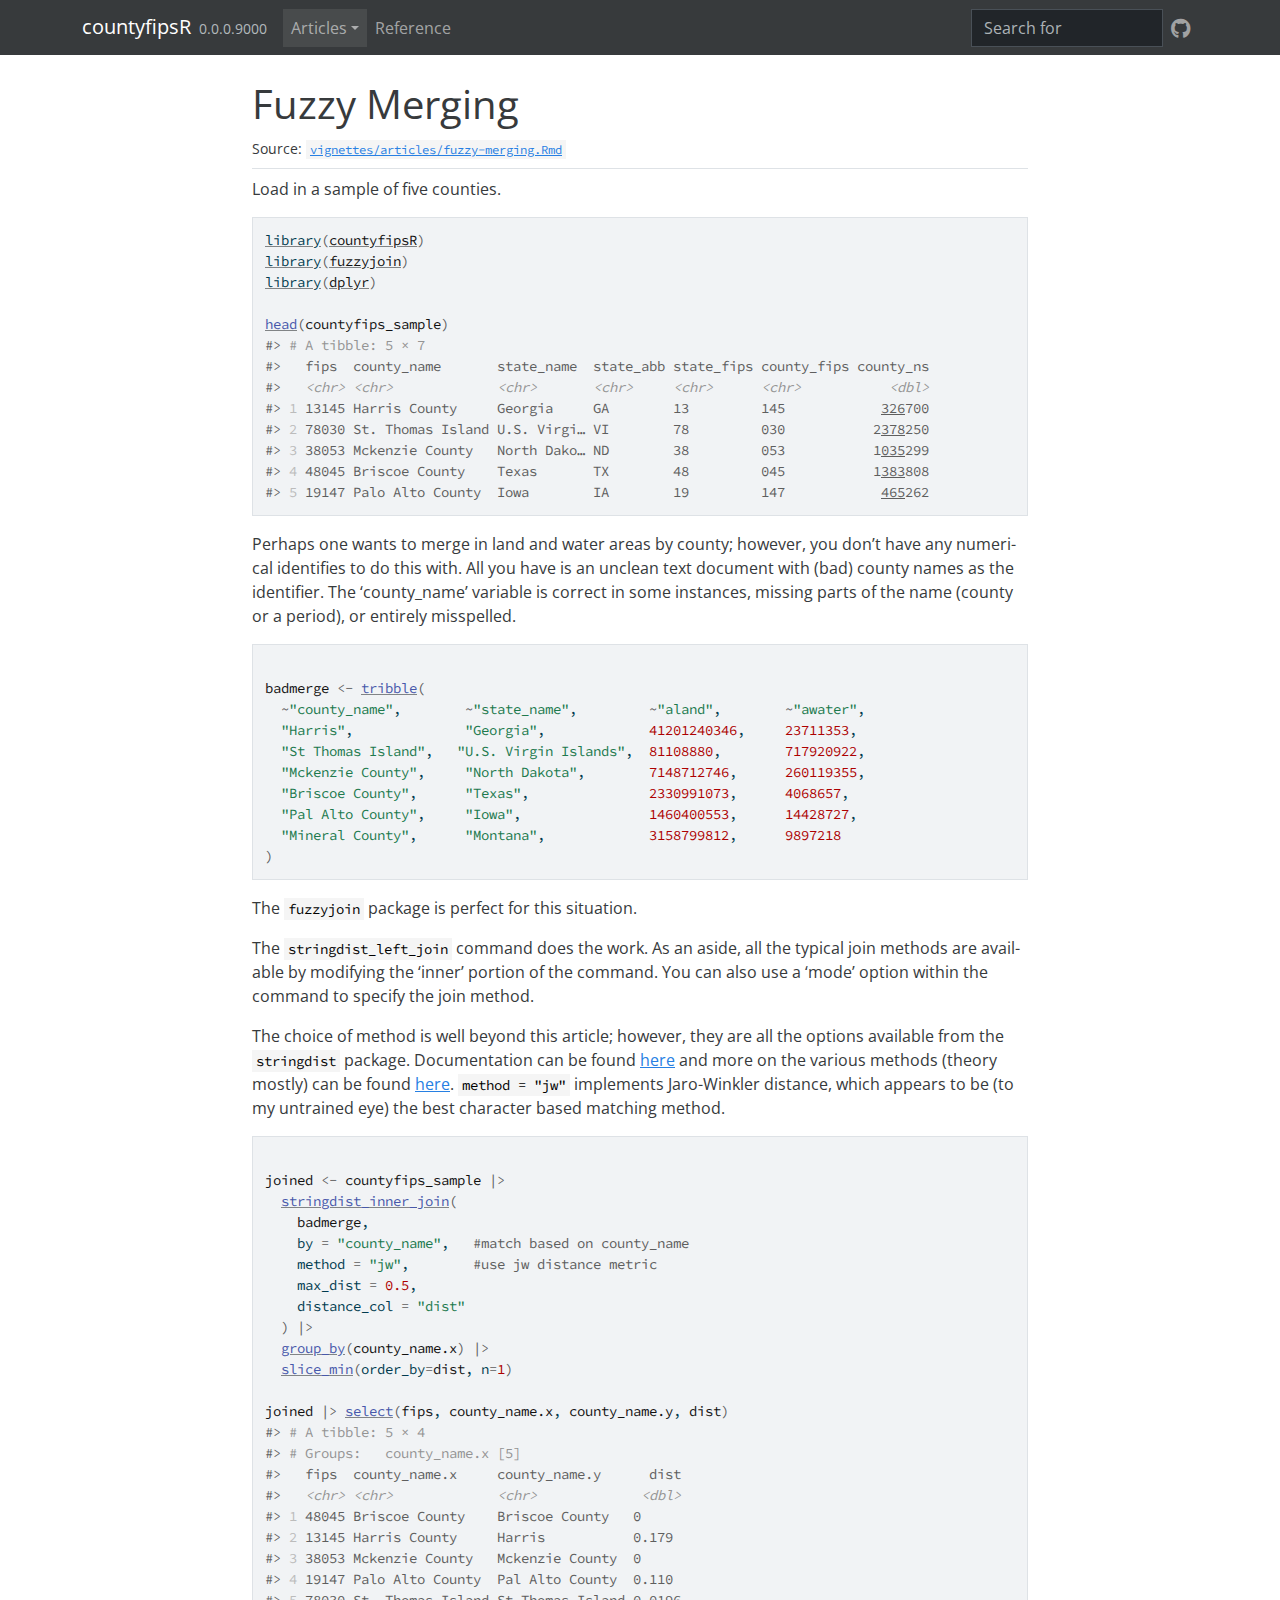
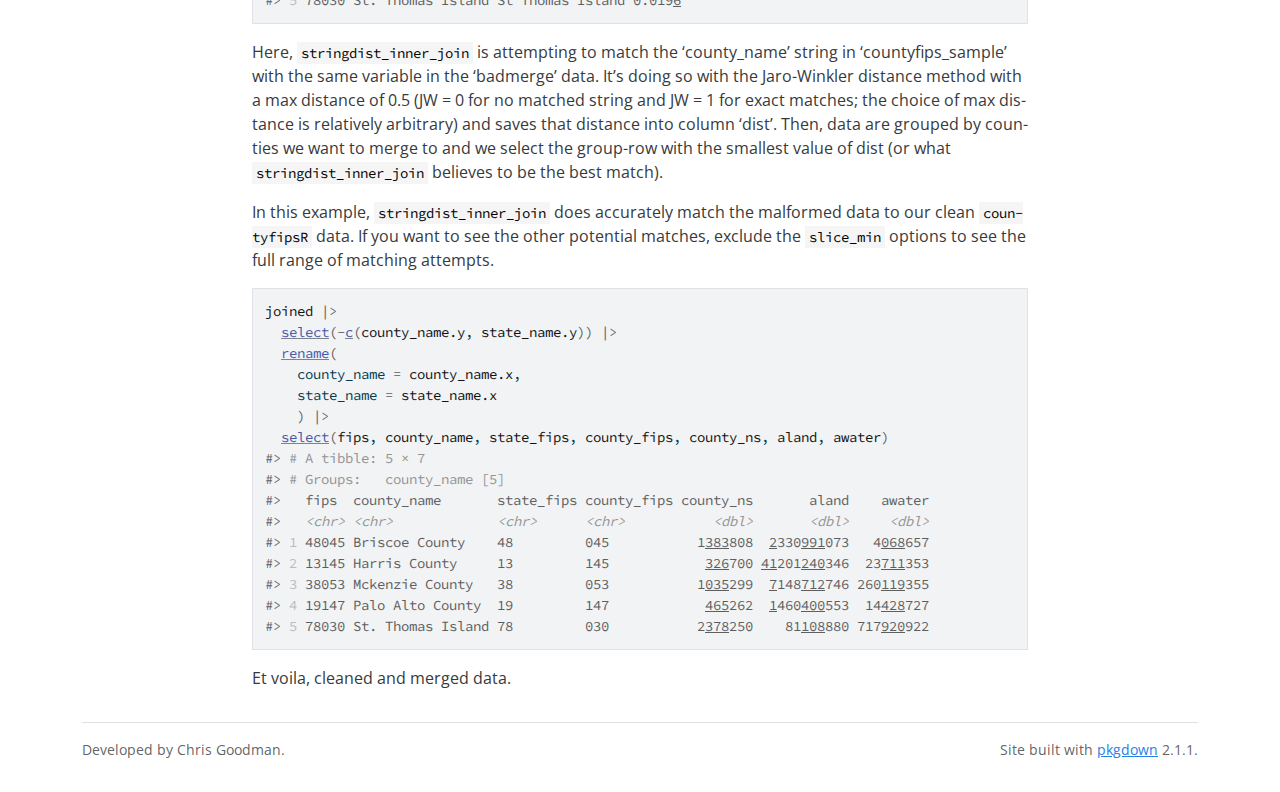
<file: articles/fuzzy-merging.html>
<!DOCTYPE html>
<!-- Generated by pkgdown: do not edit by hand --><html lang="en">
<head>
<meta http-equiv="Content-Type" content="text/html; charset=UTF-8">
<meta charset="utf-8">
<meta http-equiv="X-UA-Compatible" content="IE=edge">
<meta name="viewport" content="width=device-width, initial-scale=1, shrink-to-fit=no">
<title>Fuzzy Merging • countyfipsR</title>
<script src="../deps/jquery-3.6.0/jquery-3.6.0.min.js"></script><meta name="viewport" content="width=device-width, initial-scale=1, shrink-to-fit=no">
<link href="../deps/bootstrap-5.3.1/bootstrap.min.css" rel="stylesheet">
<script src="../deps/bootstrap-5.3.1/bootstrap.bundle.min.js"></script><link href="../deps/Open_Sans-0.4.9/font.css" rel="stylesheet">
<link href="../deps/Source_Code_Pro-0.4.9/font.css" rel="stylesheet">
<link href="../deps/font-awesome-6.4.2/css/all.min.css" rel="stylesheet">
<link href="../deps/font-awesome-6.4.2/css/v4-shims.min.css" rel="stylesheet">
<script src="../deps/headroom-0.11.0/headroom.min.js"></script><script src="../deps/headroom-0.11.0/jQuery.headroom.min.js"></script><script src="../deps/bootstrap-toc-1.0.1/bootstrap-toc.min.js"></script><script src="../deps/clipboard.js-2.0.11/clipboard.min.js"></script><script src="../deps/search-1.0.0/autocomplete.jquery.min.js"></script><script src="../deps/search-1.0.0/fuse.min.js"></script><script src="../deps/search-1.0.0/mark.min.js"></script><!-- pkgdown --><script src="../pkgdown.js"></script><meta property="og:title" content="Fuzzy Merging">
</head>
<body>
    <a href="#main" class="visually-hidden-focusable">Skip to contents</a>


    <nav class="navbar navbar-expand-lg fixed-top bg-dark" data-bs-theme="dark" aria-label="Site navigation"><div class="container">

    <a class="navbar-brand me-2" href="../index.html">countyfipsR</a>

    <small class="nav-text text-muted me-auto" data-bs-toggle="tooltip" data-bs-placement="bottom" title="">0.0.0.9000</small>


    <button class="navbar-toggler" type="button" data-bs-toggle="collapse" data-bs-target="#navbar" aria-controls="navbar" aria-expanded="false" aria-label="Toggle navigation">
      <span class="navbar-toggler-icon"></span>
    </button>

    <div id="navbar" class="collapse navbar-collapse ms-3">
      <ul class="navbar-nav me-auto">
<li class="active nav-item dropdown">
  <button class="nav-link dropdown-toggle" type="button" id="dropdown-articles" data-bs-toggle="dropdown" aria-expanded="false" aria-haspopup="true">Articles</button>
  <ul class="dropdown-menu" aria-labelledby="dropdown-articles">
<li><a class="dropdown-item" href="../articles/using-countyfipsr.html">Using countyfipsR</a></li>
    <li><hr class="dropdown-divider"></li>
    <li><h6 class="dropdown-header" data-toc-skip>Tutorials</h6></li>
    <li><a class="dropdown-item" href="../articles/fuzzy-merging.html">Fuzzy Merging</a></li>
  </ul>
</li>
<li class="nav-item"><a class="nav-link" href="../reference/index.html">Reference</a></li>
      </ul>
<ul class="navbar-nav">
<li class="nav-item"><form class="form-inline" role="search">
 <input class="form-control" type="search" name="search-input" id="search-input" autocomplete="off" aria-label="Search site" placeholder="Search for" data-search-index="../search.json">
</form></li>
<li class="nav-item"><a class="external-link nav-link" href="https://github.com/cbgoodman/countyfipsR/" aria-label="GitHub"><span class="fa fab fa-github fa-lg"></span></a></li>
      </ul>
</div>


  </div>
</nav><div class="container template-article">




<div class="row">
  <main id="main" class="col-md-9"><div class="page-header">

      <h1>Fuzzy Merging</h1>
            
      
      <small class="dont-index">Source: <a href="https://github.com/cbgoodman/countyfipsR/blob/master/vignettes/articles/fuzzy-merging.Rmd" class="external-link"><code>vignettes/articles/fuzzy-merging.Rmd</code></a></small>
      <div class="d-none name"><code>fuzzy-merging.Rmd</code></div>
    </div>

    
    
<p>Load in a sample of five counties.</p>
<div class="sourceCode" id="cb1"><pre class="downlit sourceCode r">
<code class="sourceCode R"><span><span class="kw"><a href="https://rdrr.io/r/base/library.html" class="external-link">library</a></span><span class="op">(</span><span class="va"><a href="https://github.com/cbgoodman/countyfipsR" class="external-link">countyfipsR</a></span><span class="op">)</span></span>
<span><span class="kw"><a href="https://rdrr.io/r/base/library.html" class="external-link">library</a></span><span class="op">(</span><span class="va"><a href="https://github.com/dgrtwo/fuzzyjoin" class="external-link">fuzzyjoin</a></span><span class="op">)</span></span>
<span><span class="kw"><a href="https://rdrr.io/r/base/library.html" class="external-link">library</a></span><span class="op">(</span><span class="va"><a href="https://dplyr.tidyverse.org" class="external-link">dplyr</a></span><span class="op">)</span></span>
<span></span>
<span><span class="fu"><a href="https://rdrr.io/r/utils/head.html" class="external-link">head</a></span><span class="op">(</span><span class="va">countyfips_sample</span><span class="op">)</span></span>
<span><span class="co">#&gt; <span style="color: #949494;"># A tibble: 5 × 7</span></span></span>
<span><span class="co">#&gt;   fips  county_name       state_name  state_abb state_fips county_fips county_ns</span></span>
<span><span class="co">#&gt;   <span style="color: #949494; font-style: italic;">&lt;chr&gt;</span> <span style="color: #949494; font-style: italic;">&lt;chr&gt;</span>             <span style="color: #949494; font-style: italic;">&lt;chr&gt;</span>       <span style="color: #949494; font-style: italic;">&lt;chr&gt;</span>     <span style="color: #949494; font-style: italic;">&lt;chr&gt;</span>      <span style="color: #949494; font-style: italic;">&lt;chr&gt;</span>           <span style="color: #949494; font-style: italic;">&lt;dbl&gt;</span></span></span>
<span><span class="co">#&gt; <span style="color: #BCBCBC;">1</span> 13145 Harris County     Georgia     GA        13         145            <span style="text-decoration: underline;">326</span>700</span></span>
<span><span class="co">#&gt; <span style="color: #BCBCBC;">2</span> 78030 St. Thomas Island U.S. Virgi… VI        78         030           2<span style="text-decoration: underline;">378</span>250</span></span>
<span><span class="co">#&gt; <span style="color: #BCBCBC;">3</span> 38053 Mckenzie County   North Dako… ND        38         053           1<span style="text-decoration: underline;">035</span>299</span></span>
<span><span class="co">#&gt; <span style="color: #BCBCBC;">4</span> 48045 Briscoe County    Texas       TX        48         045           1<span style="text-decoration: underline;">383</span>808</span></span>
<span><span class="co">#&gt; <span style="color: #BCBCBC;">5</span> 19147 Palo Alto County  Iowa        IA        19         147            <span style="text-decoration: underline;">465</span>262</span></span></code></pre></div>
<p>Perhaps one wants to merge in land and water areas by county;
however, you don’t have any numerical identifies to do this with. All
you have is an unclean text document with (bad) county names as the
identifier. The ‘county_name’ variable is correct in some instances,
missing parts of the name (county or a period), or entirely
misspelled.</p>
<div class="sourceCode" id="cb2"><pre class="downlit sourceCode r">
<code class="sourceCode R"><span></span>
<span><span class="va">badmerge</span> <span class="op">&lt;-</span> <span class="fu"><a href="https://tibble.tidyverse.org/reference/tribble.html" class="external-link">tribble</a></span><span class="op">(</span></span>
<span>  <span class="op">~</span><span class="st">"county_name"</span>,        <span class="op">~</span><span class="st">"state_name"</span>,         <span class="op">~</span><span class="st">"aland"</span>,        <span class="op">~</span><span class="st">"awater"</span>,</span>
<span>  <span class="st">"Harris"</span>,              <span class="st">"Georgia"</span>,             <span class="fl">41201240346</span>,     <span class="fl">23711353</span>,</span>
<span>  <span class="st">"St Thomas Island"</span>,   <span class="st">"U.S. Virgin Islands"</span>,  <span class="fl">81108880</span>,        <span class="fl">717920922</span>,</span>
<span>  <span class="st">"Mckenzie County"</span>,     <span class="st">"North Dakota"</span>,        <span class="fl">7148712746</span>,      <span class="fl">260119355</span>,</span>
<span>  <span class="st">"Briscoe County"</span>,      <span class="st">"Texas"</span>,               <span class="fl">2330991073</span>,      <span class="fl">4068657</span>,</span>
<span>  <span class="st">"Pal Alto County"</span>,     <span class="st">"Iowa"</span>,                <span class="fl">1460400553</span>,      <span class="fl">14428727</span>,</span>
<span>  <span class="st">"Mineral County"</span>,      <span class="st">"Montana"</span>,             <span class="fl">3158799812</span>,      <span class="fl">9897218</span></span>
<span><span class="op">)</span></span></code></pre></div>
<p>The <code>fuzzyjoin</code> package is perfect for this situation.</p>
<p>The <code>stringdist_left_join</code> command does the work. As an
aside, all the typical join methods are available by modifying the
‘inner’ portion of the command. You can also use a ‘mode’ option within
the command to specify the join method.</p>
<p>The choice of method is well beyond this article; however, they are
all the options available from the <code>stringdist</code> package.
Documentation can be found <a href="https://github.com/markvanderloo/stringdist" class="external-link">here</a> and more on
the various methods (theory mostly) can be found <a href="https://www.baeldung.com/cs/string-similarity-edit-distance" class="external-link">here</a>.
<code>method = "jw"</code> implements Jaro-Winkler distance, which
appears to be (to my untrained eye) the best character based matching
method.</p>
<div class="sourceCode" id="cb3"><pre class="downlit sourceCode r">
<code class="sourceCode R"><span></span>
<span><span class="va">joined</span> <span class="op">&lt;-</span> <span class="va">countyfips_sample</span> <span class="op">|&gt;</span></span>
<span>  <span class="fu"><a href="https://rdrr.io/pkg/fuzzyjoin/man/stringdist_join.html" class="external-link">stringdist_inner_join</a></span><span class="op">(</span></span>
<span>    <span class="va">badmerge</span>, </span>
<span>    by <span class="op">=</span> <span class="st">"county_name"</span>,   <span class="co">#match based on county_name</span></span>
<span>    method <span class="op">=</span> <span class="st">"jw"</span>,        <span class="co">#use jw distance metric</span></span>
<span>    max_dist <span class="op">=</span> <span class="fl">0.5</span>, </span>
<span>    distance_col <span class="op">=</span> <span class="st">"dist"</span></span>
<span>  <span class="op">)</span> <span class="op">|&gt;</span></span>
<span>  <span class="fu"><a href="https://dplyr.tidyverse.org/reference/group_by.html" class="external-link">group_by</a></span><span class="op">(</span><span class="va">county_name.x</span><span class="op">)</span> <span class="op">|&gt;</span></span>
<span>  <span class="fu"><a href="https://dplyr.tidyverse.org/reference/slice.html" class="external-link">slice_min</a></span><span class="op">(</span>order_by<span class="op">=</span><span class="va">dist</span>, n<span class="op">=</span><span class="fl">1</span><span class="op">)</span></span>
<span></span>
<span><span class="va">joined</span> <span class="op">|&gt;</span> <span class="fu"><a href="https://dplyr.tidyverse.org/reference/select.html" class="external-link">select</a></span><span class="op">(</span><span class="va">fips</span>, <span class="va">county_name.x</span>, <span class="va">county_name.y</span>, <span class="va">dist</span><span class="op">)</span></span>
<span><span class="co">#&gt; <span style="color: #949494;"># A tibble: 5 × 4</span></span></span>
<span><span class="co">#&gt; <span style="color: #949494;"># Groups:   county_name.x [5]</span></span></span>
<span><span class="co">#&gt;   fips  county_name.x     county_name.y      dist</span></span>
<span><span class="co">#&gt;   <span style="color: #949494; font-style: italic;">&lt;chr&gt;</span> <span style="color: #949494; font-style: italic;">&lt;chr&gt;</span>             <span style="color: #949494; font-style: italic;">&lt;chr&gt;</span>             <span style="color: #949494; font-style: italic;">&lt;dbl&gt;</span></span></span>
<span><span class="co">#&gt; <span style="color: #BCBCBC;">1</span> 48045 Briscoe County    Briscoe County   0     </span></span>
<span><span class="co">#&gt; <span style="color: #BCBCBC;">2</span> 13145 Harris County     Harris           0.179 </span></span>
<span><span class="co">#&gt; <span style="color: #BCBCBC;">3</span> 38053 Mckenzie County   Mckenzie County  0     </span></span>
<span><span class="co">#&gt; <span style="color: #BCBCBC;">4</span> 19147 Palo Alto County  Pal Alto County  0.110 </span></span>
<span><span class="co">#&gt; <span style="color: #BCBCBC;">5</span> 78030 St. Thomas Island St Thomas Island 0.019<span style="text-decoration: underline;">6</span></span></span></code></pre></div>
<p>Here, <code>stringdist_inner_join</code> is attempting to match the
‘county_name’ string in ‘countyfips_sample’ with the same variable in
the ‘badmerge’ data. It’s doing so with the Jaro-Winkler distance method
with a max distance of 0.5 (JW = 0 for no matched string and JW = 1 for
exact matches; the choice of max distance is relatively arbitrary) and
saves that distance into column ‘dist’. Then, data are grouped by
counties we want to merge to and we select the group-row with the
smallest value of dist (or what <code>stringdist_inner_join</code>
believes to be the best match).</p>
<p>In this example, <code>stringdist_inner_join</code> does accurately
match the malformed data to our clean <code>countyfipsR</code> data. If
you want to see the other potential matches, exclude the
<code>slice_min</code> options to see the full range of matching
attempts.</p>
<div class="sourceCode" id="cb4"><pre class="downlit sourceCode r">
<code class="sourceCode R"><span><span class="va">joined</span> <span class="op">|&gt;</span> </span>
<span>  <span class="fu"><a href="https://dplyr.tidyverse.org/reference/select.html" class="external-link">select</a></span><span class="op">(</span><span class="op">-</span><span class="fu"><a href="https://rdrr.io/r/base/c.html" class="external-link">c</a></span><span class="op">(</span><span class="va">county_name.y</span>, <span class="va">state_name.y</span><span class="op">)</span><span class="op">)</span> <span class="op">|&gt;</span> </span>
<span>  <span class="fu"><a href="https://dplyr.tidyverse.org/reference/rename.html" class="external-link">rename</a></span><span class="op">(</span></span>
<span>    county_name <span class="op">=</span> <span class="va">county_name.x</span>, </span>
<span>    state_name <span class="op">=</span> <span class="va">state_name.x</span></span>
<span>    <span class="op">)</span> <span class="op">|&gt;</span></span>
<span>  <span class="fu"><a href="https://dplyr.tidyverse.org/reference/select.html" class="external-link">select</a></span><span class="op">(</span><span class="va">fips</span>, <span class="va">county_name</span>, <span class="va">state_fips</span>, <span class="va">county_fips</span>, <span class="va">county_ns</span>, <span class="va">aland</span>, <span class="va">awater</span><span class="op">)</span></span>
<span><span class="co">#&gt; <span style="color: #949494;"># A tibble: 5 × 7</span></span></span>
<span><span class="co">#&gt; <span style="color: #949494;"># Groups:   county_name [5]</span></span></span>
<span><span class="co">#&gt;   fips  county_name       state_fips county_fips county_ns       aland    awater</span></span>
<span><span class="co">#&gt;   <span style="color: #949494; font-style: italic;">&lt;chr&gt;</span> <span style="color: #949494; font-style: italic;">&lt;chr&gt;</span>             <span style="color: #949494; font-style: italic;">&lt;chr&gt;</span>      <span style="color: #949494; font-style: italic;">&lt;chr&gt;</span>           <span style="color: #949494; font-style: italic;">&lt;dbl&gt;</span>       <span style="color: #949494; font-style: italic;">&lt;dbl&gt;</span>     <span style="color: #949494; font-style: italic;">&lt;dbl&gt;</span></span></span>
<span><span class="co">#&gt; <span style="color: #BCBCBC;">1</span> 48045 Briscoe County    48         045           1<span style="text-decoration: underline;">383</span>808  <span style="text-decoration: underline;">2</span>330<span style="text-decoration: underline;">991</span>073   4<span style="text-decoration: underline;">068</span>657</span></span>
<span><span class="co">#&gt; <span style="color: #BCBCBC;">2</span> 13145 Harris County     13         145            <span style="text-decoration: underline;">326</span>700 <span style="text-decoration: underline;">41</span>201<span style="text-decoration: underline;">240</span>346  23<span style="text-decoration: underline;">711</span>353</span></span>
<span><span class="co">#&gt; <span style="color: #BCBCBC;">3</span> 38053 Mckenzie County   38         053           1<span style="text-decoration: underline;">035</span>299  <span style="text-decoration: underline;">7</span>148<span style="text-decoration: underline;">712</span>746 260<span style="text-decoration: underline;">119</span>355</span></span>
<span><span class="co">#&gt; <span style="color: #BCBCBC;">4</span> 19147 Palo Alto County  19         147            <span style="text-decoration: underline;">465</span>262  <span style="text-decoration: underline;">1</span>460<span style="text-decoration: underline;">400</span>553  14<span style="text-decoration: underline;">428</span>727</span></span>
<span><span class="co">#&gt; <span style="color: #BCBCBC;">5</span> 78030 St. Thomas Island 78         030           2<span style="text-decoration: underline;">378</span>250    81<span style="text-decoration: underline;">108</span>880 717<span style="text-decoration: underline;">920</span>922</span></span></code></pre></div>
<p>Et voila, cleaned and merged data.</p>
  </main>
</div>



    <footer><div class="pkgdown-footer-left">
  <p>Developed by Chris Goodman.</p>
</div>

<div class="pkgdown-footer-right">
  <p>Site built with <a href="https://pkgdown.r-lib.org/" class="external-link">pkgdown</a> 2.1.1.</p>
</div>

    </footer>
</div>





  </body>
</html>
</file>
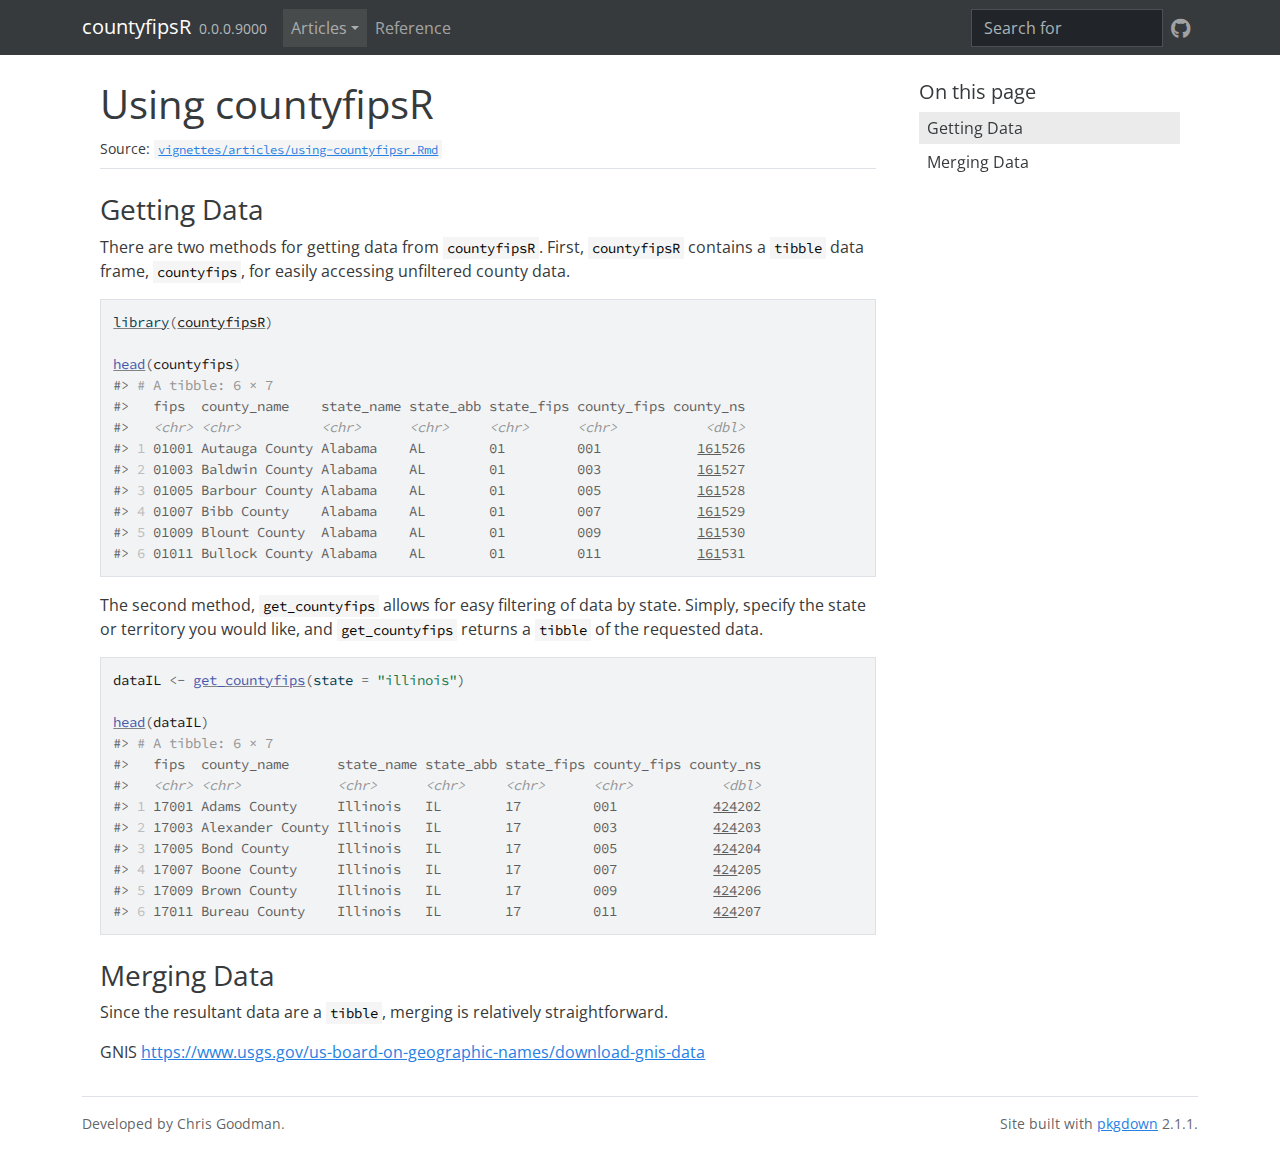
<file: articles/using-countyfipsr.html>
<!DOCTYPE html>
<!-- Generated by pkgdown: do not edit by hand --><html lang="en">
<head>
<meta http-equiv="Content-Type" content="text/html; charset=UTF-8">
<meta charset="utf-8">
<meta http-equiv="X-UA-Compatible" content="IE=edge">
<meta name="viewport" content="width=device-width, initial-scale=1, shrink-to-fit=no">
<title>Using countyfipsR • countyfipsR</title>
<script src="../deps/jquery-3.6.0/jquery-3.6.0.min.js"></script><meta name="viewport" content="width=device-width, initial-scale=1, shrink-to-fit=no">
<link href="../deps/bootstrap-5.3.1/bootstrap.min.css" rel="stylesheet">
<script src="../deps/bootstrap-5.3.1/bootstrap.bundle.min.js"></script><link href="../deps/Open_Sans-0.4.9/font.css" rel="stylesheet">
<link href="../deps/Source_Code_Pro-0.4.9/font.css" rel="stylesheet">
<link href="../deps/font-awesome-6.4.2/css/all.min.css" rel="stylesheet">
<link href="../deps/font-awesome-6.4.2/css/v4-shims.min.css" rel="stylesheet">
<script src="../deps/headroom-0.11.0/headroom.min.js"></script><script src="../deps/headroom-0.11.0/jQuery.headroom.min.js"></script><script src="../deps/bootstrap-toc-1.0.1/bootstrap-toc.min.js"></script><script src="../deps/clipboard.js-2.0.11/clipboard.min.js"></script><script src="../deps/search-1.0.0/autocomplete.jquery.min.js"></script><script src="../deps/search-1.0.0/fuse.min.js"></script><script src="../deps/search-1.0.0/mark.min.js"></script><!-- pkgdown --><script src="../pkgdown.js"></script><meta property="og:title" content="Using countyfipsR">
</head>
<body>
    <a href="#main" class="visually-hidden-focusable">Skip to contents</a>


    <nav class="navbar navbar-expand-lg fixed-top bg-dark" data-bs-theme="dark" aria-label="Site navigation"><div class="container">

    <a class="navbar-brand me-2" href="../index.html">countyfipsR</a>

    <small class="nav-text text-muted me-auto" data-bs-toggle="tooltip" data-bs-placement="bottom" title="">0.0.0.9000</small>


    <button class="navbar-toggler" type="button" data-bs-toggle="collapse" data-bs-target="#navbar" aria-controls="navbar" aria-expanded="false" aria-label="Toggle navigation">
      <span class="navbar-toggler-icon"></span>
    </button>

    <div id="navbar" class="collapse navbar-collapse ms-3">
      <ul class="navbar-nav me-auto">
<li class="active nav-item dropdown">
  <button class="nav-link dropdown-toggle" type="button" id="dropdown-articles" data-bs-toggle="dropdown" aria-expanded="false" aria-haspopup="true">Articles</button>
  <ul class="dropdown-menu" aria-labelledby="dropdown-articles">
<li><a class="dropdown-item" href="../articles/using-countyfipsr.html">Using countyfipsR</a></li>
    <li><hr class="dropdown-divider"></li>
    <li><h6 class="dropdown-header" data-toc-skip>Tutorials</h6></li>
    <li><a class="dropdown-item" href="../articles/fuzzy-merging.html">Fuzzy Merging</a></li>
  </ul>
</li>
<li class="nav-item"><a class="nav-link" href="../reference/index.html">Reference</a></li>
      </ul>
<ul class="navbar-nav">
<li class="nav-item"><form class="form-inline" role="search">
 <input class="form-control" type="search" name="search-input" id="search-input" autocomplete="off" aria-label="Search site" placeholder="Search for" data-search-index="../search.json">
</form></li>
<li class="nav-item"><a class="external-link nav-link" href="https://github.com/cbgoodman/countyfipsR/" aria-label="GitHub"><span class="fa fab fa-github fa-lg"></span></a></li>
      </ul>
</div>


  </div>
</nav><div class="container template-article">




<div class="row">
  <main id="main" class="col-md-9"><div class="page-header">

      <h1>Using countyfipsR</h1>
            
      
      <small class="dont-index">Source: <a href="https://github.com/cbgoodman/countyfipsR/blob/master/vignettes/articles/using-countyfipsr.Rmd" class="external-link"><code>vignettes/articles/using-countyfipsr.Rmd</code></a></small>
      <div class="d-none name"><code>using-countyfipsr.Rmd</code></div>
    </div>

    
    
<p><intro></intro></p>
<div class="section level2">
<h2 id="getting-data">Getting Data<a class="anchor" aria-label="anchor" href="#getting-data"></a>
</h2>
<p>There are two methods for getting data from <code>countyfipsR</code>.
First, <code>countyfipsR</code> contains a <code>tibble</code> data
frame, <code>countyfips</code>, for easily accessing unfiltered county
data.</p>
<div class="sourceCode" id="cb1"><pre class="downlit sourceCode r">
<code class="sourceCode R"><span><span class="kw"><a href="https://rdrr.io/r/base/library.html" class="external-link">library</a></span><span class="op">(</span><span class="va"><a href="https://github.com/cbgoodman/countyfipsR" class="external-link">countyfipsR</a></span><span class="op">)</span></span>
<span></span>
<span><span class="fu"><a href="https://rdrr.io/r/utils/head.html" class="external-link">head</a></span><span class="op">(</span><span class="va">countyfips</span><span class="op">)</span></span>
<span><span class="co">#&gt; <span style="color: #949494;"># A tibble: 6 × 7</span></span></span>
<span><span class="co">#&gt;   fips  county_name    state_name state_abb state_fips county_fips county_ns</span></span>
<span><span class="co">#&gt;   <span style="color: #949494; font-style: italic;">&lt;chr&gt;</span> <span style="color: #949494; font-style: italic;">&lt;chr&gt;</span>          <span style="color: #949494; font-style: italic;">&lt;chr&gt;</span>      <span style="color: #949494; font-style: italic;">&lt;chr&gt;</span>     <span style="color: #949494; font-style: italic;">&lt;chr&gt;</span>      <span style="color: #949494; font-style: italic;">&lt;chr&gt;</span>           <span style="color: #949494; font-style: italic;">&lt;dbl&gt;</span></span></span>
<span><span class="co">#&gt; <span style="color: #BCBCBC;">1</span> 01001 Autauga County Alabama    AL        01         001            <span style="text-decoration: underline;">161</span>526</span></span>
<span><span class="co">#&gt; <span style="color: #BCBCBC;">2</span> 01003 Baldwin County Alabama    AL        01         003            <span style="text-decoration: underline;">161</span>527</span></span>
<span><span class="co">#&gt; <span style="color: #BCBCBC;">3</span> 01005 Barbour County Alabama    AL        01         005            <span style="text-decoration: underline;">161</span>528</span></span>
<span><span class="co">#&gt; <span style="color: #BCBCBC;">4</span> 01007 Bibb County    Alabama    AL        01         007            <span style="text-decoration: underline;">161</span>529</span></span>
<span><span class="co">#&gt; <span style="color: #BCBCBC;">5</span> 01009 Blount County  Alabama    AL        01         009            <span style="text-decoration: underline;">161</span>530</span></span>
<span><span class="co">#&gt; <span style="color: #BCBCBC;">6</span> 01011 Bullock County Alabama    AL        01         011            <span style="text-decoration: underline;">161</span>531</span></span></code></pre></div>
<p>The second method, <code>get_countyfips</code> allows for easy
filtering of data by state. Simply, specify the state or territory you
would like, and <code>get_countyfips</code> returns a
<code>tibble</code> of the requested data.</p>
<div class="sourceCode" id="cb2"><pre class="downlit sourceCode r">
<code class="sourceCode R"><span><span class="va">dataIL</span> <span class="op">&lt;-</span> <span class="fu"><a href="../reference/get_countyfips.html">get_countyfips</a></span><span class="op">(</span>state <span class="op">=</span> <span class="st">"illinois"</span><span class="op">)</span></span>
<span></span>
<span><span class="fu"><a href="https://rdrr.io/r/utils/head.html" class="external-link">head</a></span><span class="op">(</span><span class="va">dataIL</span><span class="op">)</span></span>
<span><span class="co">#&gt; <span style="color: #949494;"># A tibble: 6 × 7</span></span></span>
<span><span class="co">#&gt;   fips  county_name      state_name state_abb state_fips county_fips county_ns</span></span>
<span><span class="co">#&gt;   <span style="color: #949494; font-style: italic;">&lt;chr&gt;</span> <span style="color: #949494; font-style: italic;">&lt;chr&gt;</span>            <span style="color: #949494; font-style: italic;">&lt;chr&gt;</span>      <span style="color: #949494; font-style: italic;">&lt;chr&gt;</span>     <span style="color: #949494; font-style: italic;">&lt;chr&gt;</span>      <span style="color: #949494; font-style: italic;">&lt;chr&gt;</span>           <span style="color: #949494; font-style: italic;">&lt;dbl&gt;</span></span></span>
<span><span class="co">#&gt; <span style="color: #BCBCBC;">1</span> 17001 Adams County     Illinois   IL        17         001            <span style="text-decoration: underline;">424</span>202</span></span>
<span><span class="co">#&gt; <span style="color: #BCBCBC;">2</span> 17003 Alexander County Illinois   IL        17         003            <span style="text-decoration: underline;">424</span>203</span></span>
<span><span class="co">#&gt; <span style="color: #BCBCBC;">3</span> 17005 Bond County      Illinois   IL        17         005            <span style="text-decoration: underline;">424</span>204</span></span>
<span><span class="co">#&gt; <span style="color: #BCBCBC;">4</span> 17007 Boone County     Illinois   IL        17         007            <span style="text-decoration: underline;">424</span>205</span></span>
<span><span class="co">#&gt; <span style="color: #BCBCBC;">5</span> 17009 Brown County     Illinois   IL        17         009            <span style="text-decoration: underline;">424</span>206</span></span>
<span><span class="co">#&gt; <span style="color: #BCBCBC;">6</span> 17011 Bureau County    Illinois   IL        17         011            <span style="text-decoration: underline;">424</span>207</span></span></code></pre></div>
</div>
<div class="section level2">
<h2 id="merging-data">Merging Data<a class="anchor" aria-label="anchor" href="#merging-data"></a>
</h2>
<p>Since the resultant data are a <code>tibble</code>, merging is
relatively straightforward.</p>
<p>GNIS <a href="https://www.usgs.gov/us-board-on-geographic-names/download-gnis-data" class="external-link uri">https://www.usgs.gov/us-board-on-geographic-names/download-gnis-data</a></p>
</div>
  </main><aside class="col-md-3"><nav id="toc" aria-label="Table of contents"><h2>On this page</h2>
    </nav></aside>
</div>



    <footer><div class="pkgdown-footer-left">
  <p>Developed by Chris Goodman.</p>
</div>

<div class="pkgdown-footer-right">
  <p>Site built with <a href="https://pkgdown.r-lib.org/" class="external-link">pkgdown</a> 2.1.1.</p>
</div>

    </footer>
</div>





  </body>
</html>
</file>
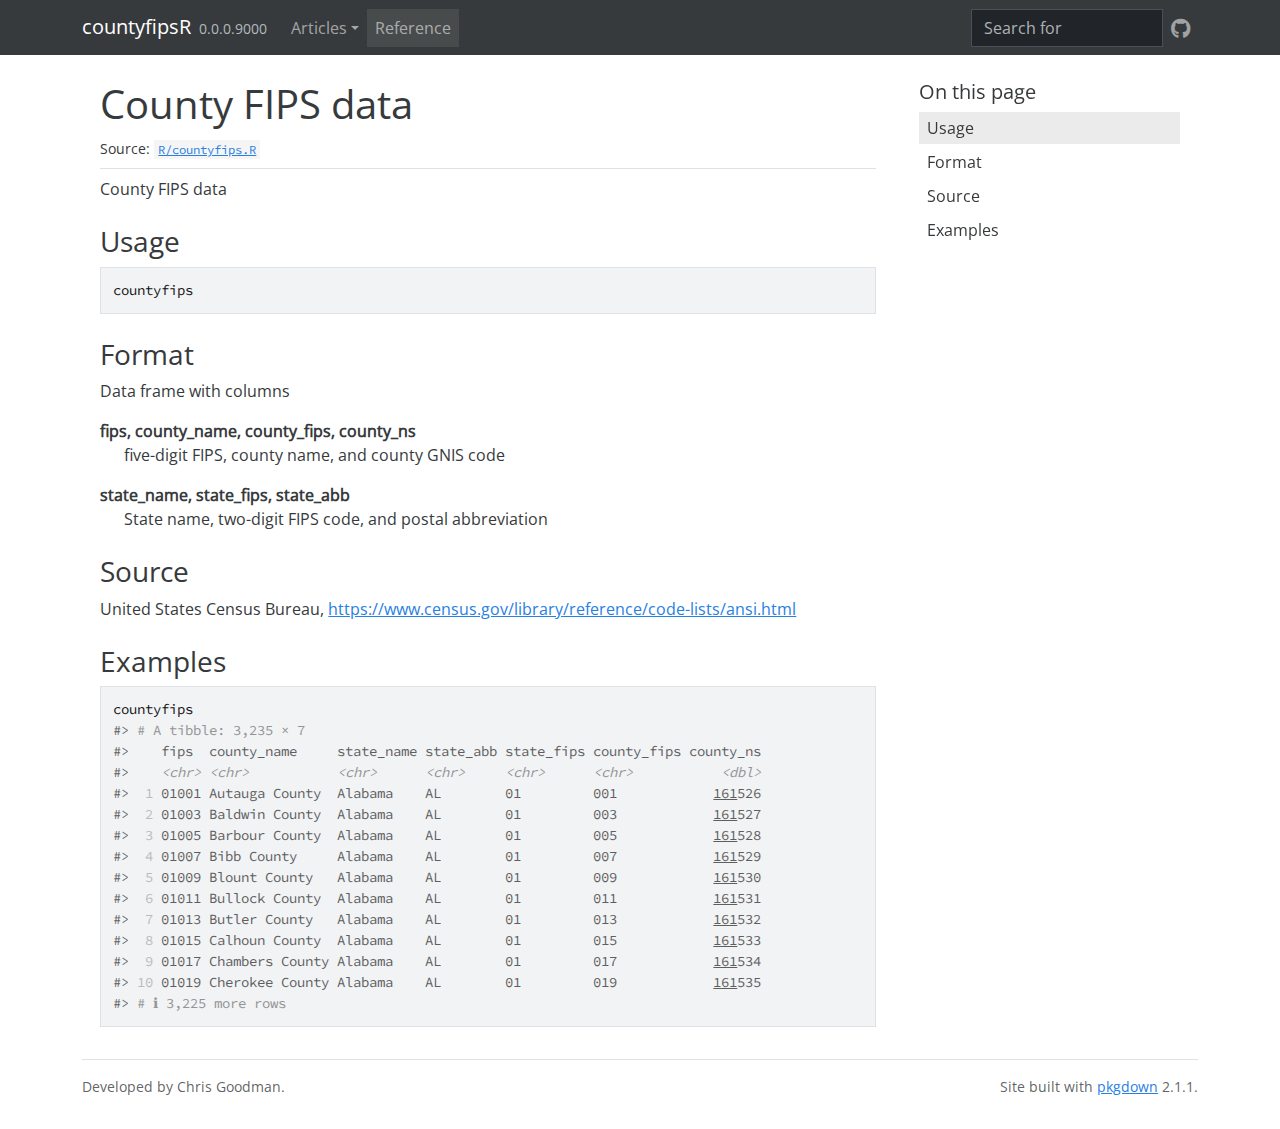
<file: reference/countyfips.html>
<!DOCTYPE html>
<!-- Generated by pkgdown: do not edit by hand --><html lang="en"><head><meta http-equiv="Content-Type" content="text/html; charset=UTF-8"><meta charset="utf-8"><meta http-equiv="X-UA-Compatible" content="IE=edge"><meta name="viewport" content="width=device-width, initial-scale=1, shrink-to-fit=no"><title>County FIPS data — countyfips • countyfipsR</title><script src="../deps/jquery-3.6.0/jquery-3.6.0.min.js"></script><meta name="viewport" content="width=device-width, initial-scale=1, shrink-to-fit=no"><link href="../deps/bootstrap-5.3.1/bootstrap.min.css" rel="stylesheet"><script src="../deps/bootstrap-5.3.1/bootstrap.bundle.min.js"></script><link href="../deps/Open_Sans-0.4.9/font.css" rel="stylesheet"><link href="../deps/Source_Code_Pro-0.4.9/font.css" rel="stylesheet"><link href="../deps/font-awesome-6.4.2/css/all.min.css" rel="stylesheet"><link href="../deps/font-awesome-6.4.2/css/v4-shims.min.css" rel="stylesheet"><script src="../deps/headroom-0.11.0/headroom.min.js"></script><script src="../deps/headroom-0.11.0/jQuery.headroom.min.js"></script><script src="../deps/bootstrap-toc-1.0.1/bootstrap-toc.min.js"></script><script src="../deps/clipboard.js-2.0.11/clipboard.min.js"></script><script src="../deps/search-1.0.0/autocomplete.jquery.min.js"></script><script src="../deps/search-1.0.0/fuse.min.js"></script><script src="../deps/search-1.0.0/mark.min.js"></script><!-- pkgdown --><script src="../pkgdown.js"></script><meta property="og:title" content="County FIPS data — countyfips"><meta name="description" content="County FIPS data"><meta property="og:description" content="County FIPS data"></head><body>
    <a href="#main" class="visually-hidden-focusable">Skip to contents</a>


    <nav class="navbar navbar-expand-lg fixed-top bg-dark" data-bs-theme="dark" aria-label="Site navigation"><div class="container">

    <a class="navbar-brand me-2" href="../index.html">countyfipsR</a>

    <small class="nav-text text-muted me-auto" data-bs-toggle="tooltip" data-bs-placement="bottom" title="">0.0.0.9000</small>


    <button class="navbar-toggler" type="button" data-bs-toggle="collapse" data-bs-target="#navbar" aria-controls="navbar" aria-expanded="false" aria-label="Toggle navigation">
      <span class="navbar-toggler-icon"></span>
    </button>

    <div id="navbar" class="collapse navbar-collapse ms-3">
      <ul class="navbar-nav me-auto"><li class="nav-item dropdown">
  <button class="nav-link dropdown-toggle" type="button" id="dropdown-articles" data-bs-toggle="dropdown" aria-expanded="false" aria-haspopup="true">Articles</button>
  <ul class="dropdown-menu" aria-labelledby="dropdown-articles"><li><a class="dropdown-item" href="../articles/using-countyfipsr.html">Using countyfipsR</a></li>
    <li><hr class="dropdown-divider"></li>
    <li><h6 class="dropdown-header" data-toc-skip>Tutorials</h6></li>
    <li><a class="dropdown-item" href="../articles/fuzzy-merging.html">Fuzzy Merging</a></li>
  </ul></li>
<li class="active nav-item"><a class="nav-link" href="../reference/index.html">Reference</a></li>
      </ul><ul class="navbar-nav"><li class="nav-item"><form class="form-inline" role="search">
 <input class="form-control" type="search" name="search-input" id="search-input" autocomplete="off" aria-label="Search site" placeholder="Search for" data-search-index="../search.json"></form></li>
<li class="nav-item"><a class="external-link nav-link" href="https://github.com/cbgoodman/countyfipsR/" aria-label="GitHub"><span class="fa fab fa-github fa-lg"></span></a></li>
      </ul></div>


  </div>
</nav><div class="container template-reference-topic">
<div class="row">
  <main id="main" class="col-md-9"><div class="page-header">

      <h1>County FIPS data</h1>
      <small class="dont-index">Source: <a href="https://github.com/cbgoodman/countyfipsR/blob/master/R/countyfips.R" class="external-link"><code>R/countyfips.R</code></a></small>
      <div class="d-none name"><code>countyfips.Rd</code></div>
    </div>

    <div class="ref-description section level2">
    <p>County FIPS data</p>
    </div>

    <div class="section level2">
    <h2 id="ref-usage">Usage<a class="anchor" aria-label="anchor" href="#ref-usage"></a></h2>
    <div class="sourceCode"><pre class="sourceCode r"><code><span><span class="va">countyfips</span></span></code></pre></div>
    </div>

    <div class="section level2">
    <h2 id="format">Format<a class="anchor" aria-label="anchor" href="#format"></a></h2>
    <p>Data frame with columns</p><dl><dt>fips, county_name, county_fips, county_ns</dt>
<dd><p>five-digit FIPS, county name, and county GNIS code</p></dd>

<dt>state_name, state_fips, state_abb</dt>
<dd><p>State name, two-digit FIPS code, and postal abbreviation</p></dd>


</dl></div>
    <div class="section level2">
    <h2 id="source">Source<a class="anchor" aria-label="anchor" href="#source"></a></h2>
    <p>United States Census Bureau,
<a href="https://www.census.gov/library/reference/code-lists/ansi.html" class="external-link">https://www.census.gov/library/reference/code-lists/ansi.html</a></p>
    </div>

    <div class="section level2">
    <h2 id="ref-examples">Examples<a class="anchor" aria-label="anchor" href="#ref-examples"></a></h2>
    <div class="sourceCode"><pre class="sourceCode r"><code><span class="r-in"><span><span class="va">countyfips</span></span></span>
<span class="r-out co"><span class="r-pr">#&gt;</span> <span style="color: #949494;"># A tibble: 3,235 × 7</span></span>
<span class="r-out co"><span class="r-pr">#&gt;</span>    fips  county_name     state_name state_abb state_fips county_fips county_ns</span>
<span class="r-out co"><span class="r-pr">#&gt;</span>    <span style="color: #949494; font-style: italic;">&lt;chr&gt;</span> <span style="color: #949494; font-style: italic;">&lt;chr&gt;</span>           <span style="color: #949494; font-style: italic;">&lt;chr&gt;</span>      <span style="color: #949494; font-style: italic;">&lt;chr&gt;</span>     <span style="color: #949494; font-style: italic;">&lt;chr&gt;</span>      <span style="color: #949494; font-style: italic;">&lt;chr&gt;</span>           <span style="color: #949494; font-style: italic;">&lt;dbl&gt;</span></span>
<span class="r-out co"><span class="r-pr">#&gt;</span> <span style="color: #BCBCBC;"> 1</span> 01001 Autauga County  Alabama    AL        01         001            <span style="text-decoration: underline;">161</span>526</span>
<span class="r-out co"><span class="r-pr">#&gt;</span> <span style="color: #BCBCBC;"> 2</span> 01003 Baldwin County  Alabama    AL        01         003            <span style="text-decoration: underline;">161</span>527</span>
<span class="r-out co"><span class="r-pr">#&gt;</span> <span style="color: #BCBCBC;"> 3</span> 01005 Barbour County  Alabama    AL        01         005            <span style="text-decoration: underline;">161</span>528</span>
<span class="r-out co"><span class="r-pr">#&gt;</span> <span style="color: #BCBCBC;"> 4</span> 01007 Bibb County     Alabama    AL        01         007            <span style="text-decoration: underline;">161</span>529</span>
<span class="r-out co"><span class="r-pr">#&gt;</span> <span style="color: #BCBCBC;"> 5</span> 01009 Blount County   Alabama    AL        01         009            <span style="text-decoration: underline;">161</span>530</span>
<span class="r-out co"><span class="r-pr">#&gt;</span> <span style="color: #BCBCBC;"> 6</span> 01011 Bullock County  Alabama    AL        01         011            <span style="text-decoration: underline;">161</span>531</span>
<span class="r-out co"><span class="r-pr">#&gt;</span> <span style="color: #BCBCBC;"> 7</span> 01013 Butler County   Alabama    AL        01         013            <span style="text-decoration: underline;">161</span>532</span>
<span class="r-out co"><span class="r-pr">#&gt;</span> <span style="color: #BCBCBC;"> 8</span> 01015 Calhoun County  Alabama    AL        01         015            <span style="text-decoration: underline;">161</span>533</span>
<span class="r-out co"><span class="r-pr">#&gt;</span> <span style="color: #BCBCBC;"> 9</span> 01017 Chambers County Alabama    AL        01         017            <span style="text-decoration: underline;">161</span>534</span>
<span class="r-out co"><span class="r-pr">#&gt;</span> <span style="color: #BCBCBC;">10</span> 01019 Cherokee County Alabama    AL        01         019            <span style="text-decoration: underline;">161</span>535</span>
<span class="r-out co"><span class="r-pr">#&gt;</span> <span style="color: #949494;"># ℹ 3,225 more rows</span></span>
</code></pre></div>
    </div>
  </main><aside class="col-md-3"><nav id="toc" aria-label="Table of contents"><h2>On this page</h2>
    </nav></aside></div>


    <footer><div class="pkgdown-footer-left">
  <p>Developed by Chris Goodman.</p>
</div>

<div class="pkgdown-footer-right">
  <p>Site built with <a href="https://pkgdown.r-lib.org/" class="external-link">pkgdown</a> 2.1.1.</p>
</div>

    </footer></div>





  </body></html>
</file>
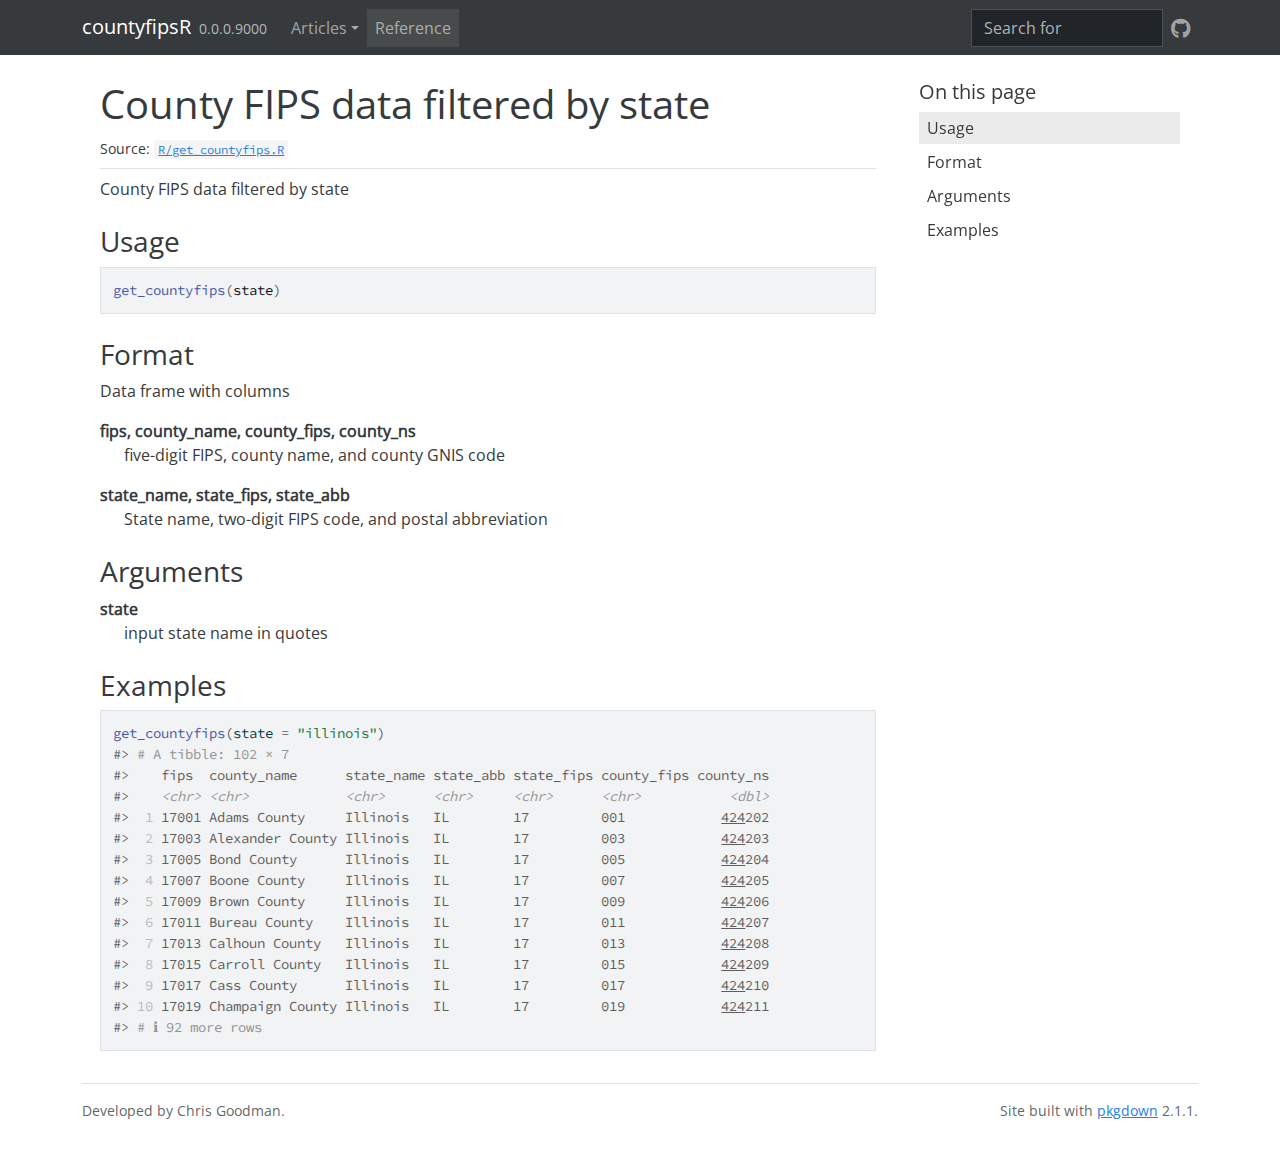
<file: reference/get_countyfips.html>
<!DOCTYPE html>
<!-- Generated by pkgdown: do not edit by hand --><html lang="en"><head><meta http-equiv="Content-Type" content="text/html; charset=UTF-8"><meta charset="utf-8"><meta http-equiv="X-UA-Compatible" content="IE=edge"><meta name="viewport" content="width=device-width, initial-scale=1, shrink-to-fit=no"><title>County FIPS data filtered by state — get_countyfips • countyfipsR</title><script src="../deps/jquery-3.6.0/jquery-3.6.0.min.js"></script><meta name="viewport" content="width=device-width, initial-scale=1, shrink-to-fit=no"><link href="../deps/bootstrap-5.3.1/bootstrap.min.css" rel="stylesheet"><script src="../deps/bootstrap-5.3.1/bootstrap.bundle.min.js"></script><link href="../deps/Open_Sans-0.4.9/font.css" rel="stylesheet"><link href="../deps/Source_Code_Pro-0.4.9/font.css" rel="stylesheet"><link href="../deps/font-awesome-6.4.2/css/all.min.css" rel="stylesheet"><link href="../deps/font-awesome-6.4.2/css/v4-shims.min.css" rel="stylesheet"><script src="../deps/headroom-0.11.0/headroom.min.js"></script><script src="../deps/headroom-0.11.0/jQuery.headroom.min.js"></script><script src="../deps/bootstrap-toc-1.0.1/bootstrap-toc.min.js"></script><script src="../deps/clipboard.js-2.0.11/clipboard.min.js"></script><script src="../deps/search-1.0.0/autocomplete.jquery.min.js"></script><script src="../deps/search-1.0.0/fuse.min.js"></script><script src="../deps/search-1.0.0/mark.min.js"></script><!-- pkgdown --><script src="../pkgdown.js"></script><meta property="og:title" content="County FIPS data filtered by state — get_countyfips"><meta name="description" content="County FIPS data filtered by state"><meta property="og:description" content="County FIPS data filtered by state"></head><body>
    <a href="#main" class="visually-hidden-focusable">Skip to contents</a>


    <nav class="navbar navbar-expand-lg fixed-top bg-dark" data-bs-theme="dark" aria-label="Site navigation"><div class="container">

    <a class="navbar-brand me-2" href="../index.html">countyfipsR</a>

    <small class="nav-text text-muted me-auto" data-bs-toggle="tooltip" data-bs-placement="bottom" title="">0.0.0.9000</small>


    <button class="navbar-toggler" type="button" data-bs-toggle="collapse" data-bs-target="#navbar" aria-controls="navbar" aria-expanded="false" aria-label="Toggle navigation">
      <span class="navbar-toggler-icon"></span>
    </button>

    <div id="navbar" class="collapse navbar-collapse ms-3">
      <ul class="navbar-nav me-auto"><li class="nav-item dropdown">
  <button class="nav-link dropdown-toggle" type="button" id="dropdown-articles" data-bs-toggle="dropdown" aria-expanded="false" aria-haspopup="true">Articles</button>
  <ul class="dropdown-menu" aria-labelledby="dropdown-articles"><li><a class="dropdown-item" href="../articles/using-countyfipsr.html">Using countyfipsR</a></li>
    <li><hr class="dropdown-divider"></li>
    <li><h6 class="dropdown-header" data-toc-skip>Tutorials</h6></li>
    <li><a class="dropdown-item" href="../articles/fuzzy-merging.html">Fuzzy Merging</a></li>
  </ul></li>
<li class="active nav-item"><a class="nav-link" href="../reference/index.html">Reference</a></li>
      </ul><ul class="navbar-nav"><li class="nav-item"><form class="form-inline" role="search">
 <input class="form-control" type="search" name="search-input" id="search-input" autocomplete="off" aria-label="Search site" placeholder="Search for" data-search-index="../search.json"></form></li>
<li class="nav-item"><a class="external-link nav-link" href="https://github.com/cbgoodman/countyfipsR/" aria-label="GitHub"><span class="fa fab fa-github fa-lg"></span></a></li>
      </ul></div>


  </div>
</nav><div class="container template-reference-topic">
<div class="row">
  <main id="main" class="col-md-9"><div class="page-header">

      <h1>County FIPS data filtered by state</h1>
      <small class="dont-index">Source: <a href="https://github.com/cbgoodman/countyfipsR/blob/master/R/get_countyfips.R" class="external-link"><code>R/get_countyfips.R</code></a></small>
      <div class="d-none name"><code>get_countyfips.Rd</code></div>
    </div>

    <div class="ref-description section level2">
    <p>County FIPS data filtered by state</p>
    </div>

    <div class="section level2">
    <h2 id="ref-usage">Usage<a class="anchor" aria-label="anchor" href="#ref-usage"></a></h2>
    <div class="sourceCode"><pre class="sourceCode r"><code><span><span class="fu">get_countyfips</span><span class="op">(</span><span class="va">state</span><span class="op">)</span></span></code></pre></div>
    </div>

    <div class="section level2">
    <h2 id="format">Format<a class="anchor" aria-label="anchor" href="#format"></a></h2>
    <p>Data frame with columns</p><dl><dt>fips, county_name, county_fips, county_ns</dt>
<dd><p>five-digit FIPS, county name, and county GNIS code</p></dd>

<dt>state_name, state_fips, state_abb</dt>
<dd><p>State name, two-digit FIPS code, and postal abbreviation</p></dd>


</dl></div>
    <div class="section level2">
    <h2 id="arguments">Arguments<a class="anchor" aria-label="anchor" href="#arguments"></a></h2>


<dl><dt id="arg-state">state<a class="anchor" aria-label="anchor" href="#arg-state"></a></dt>
<dd><p>input state name in quotes</p></dd>

</dl></div>

    <div class="section level2">
    <h2 id="ref-examples">Examples<a class="anchor" aria-label="anchor" href="#ref-examples"></a></h2>
    <div class="sourceCode"><pre class="sourceCode r"><code><span class="r-in"><span><span class="fu">get_countyfips</span><span class="op">(</span>state <span class="op">=</span> <span class="st">"illinois"</span><span class="op">)</span></span></span>
<span class="r-out co"><span class="r-pr">#&gt;</span> <span style="color: #949494;"># A tibble: 102 × 7</span></span>
<span class="r-out co"><span class="r-pr">#&gt;</span>    fips  county_name      state_name state_abb state_fips county_fips county_ns</span>
<span class="r-out co"><span class="r-pr">#&gt;</span>    <span style="color: #949494; font-style: italic;">&lt;chr&gt;</span> <span style="color: #949494; font-style: italic;">&lt;chr&gt;</span>            <span style="color: #949494; font-style: italic;">&lt;chr&gt;</span>      <span style="color: #949494; font-style: italic;">&lt;chr&gt;</span>     <span style="color: #949494; font-style: italic;">&lt;chr&gt;</span>      <span style="color: #949494; font-style: italic;">&lt;chr&gt;</span>           <span style="color: #949494; font-style: italic;">&lt;dbl&gt;</span></span>
<span class="r-out co"><span class="r-pr">#&gt;</span> <span style="color: #BCBCBC;"> 1</span> 17001 Adams County     Illinois   IL        17         001            <span style="text-decoration: underline;">424</span>202</span>
<span class="r-out co"><span class="r-pr">#&gt;</span> <span style="color: #BCBCBC;"> 2</span> 17003 Alexander County Illinois   IL        17         003            <span style="text-decoration: underline;">424</span>203</span>
<span class="r-out co"><span class="r-pr">#&gt;</span> <span style="color: #BCBCBC;"> 3</span> 17005 Bond County      Illinois   IL        17         005            <span style="text-decoration: underline;">424</span>204</span>
<span class="r-out co"><span class="r-pr">#&gt;</span> <span style="color: #BCBCBC;"> 4</span> 17007 Boone County     Illinois   IL        17         007            <span style="text-decoration: underline;">424</span>205</span>
<span class="r-out co"><span class="r-pr">#&gt;</span> <span style="color: #BCBCBC;"> 5</span> 17009 Brown County     Illinois   IL        17         009            <span style="text-decoration: underline;">424</span>206</span>
<span class="r-out co"><span class="r-pr">#&gt;</span> <span style="color: #BCBCBC;"> 6</span> 17011 Bureau County    Illinois   IL        17         011            <span style="text-decoration: underline;">424</span>207</span>
<span class="r-out co"><span class="r-pr">#&gt;</span> <span style="color: #BCBCBC;"> 7</span> 17013 Calhoun County   Illinois   IL        17         013            <span style="text-decoration: underline;">424</span>208</span>
<span class="r-out co"><span class="r-pr">#&gt;</span> <span style="color: #BCBCBC;"> 8</span> 17015 Carroll County   Illinois   IL        17         015            <span style="text-decoration: underline;">424</span>209</span>
<span class="r-out co"><span class="r-pr">#&gt;</span> <span style="color: #BCBCBC;"> 9</span> 17017 Cass County      Illinois   IL        17         017            <span style="text-decoration: underline;">424</span>210</span>
<span class="r-out co"><span class="r-pr">#&gt;</span> <span style="color: #BCBCBC;">10</span> 17019 Champaign County Illinois   IL        17         019            <span style="text-decoration: underline;">424</span>211</span>
<span class="r-out co"><span class="r-pr">#&gt;</span> <span style="color: #949494;"># ℹ 92 more rows</span></span>
</code></pre></div>
    </div>
  </main><aside class="col-md-3"><nav id="toc" aria-label="Table of contents"><h2>On this page</h2>
    </nav></aside></div>


    <footer><div class="pkgdown-footer-left">
  <p>Developed by Chris Goodman.</p>
</div>

<div class="pkgdown-footer-right">
  <p>Site built with <a href="https://pkgdown.r-lib.org/" class="external-link">pkgdown</a> 2.1.1.</p>
</div>

    </footer></div>





  </body></html>
</file>
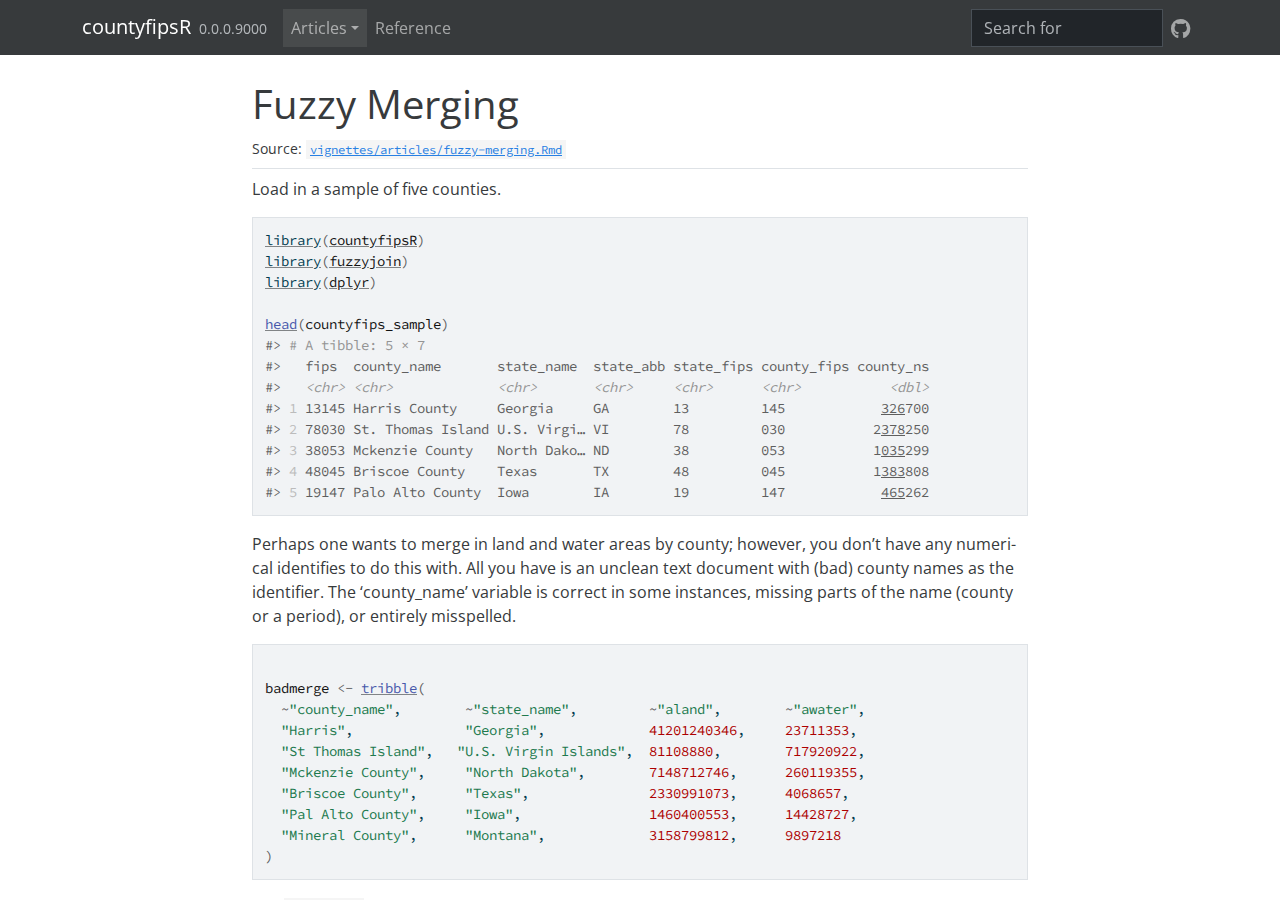
<file: articles/articles/fuzzy-merging.html>
<html>
  <head>
    <meta http-equiv="refresh" content="0;URL=https://cbgoodman.github.io/countyfipsR/articles/fuzzy-merging.html" />
    <meta name="robots" content="noindex">
    <link rel="canonical" href="https://cbgoodman.github.io/countyfipsR/articles/fuzzy-merging.html">
  </head>
</html>
</file>
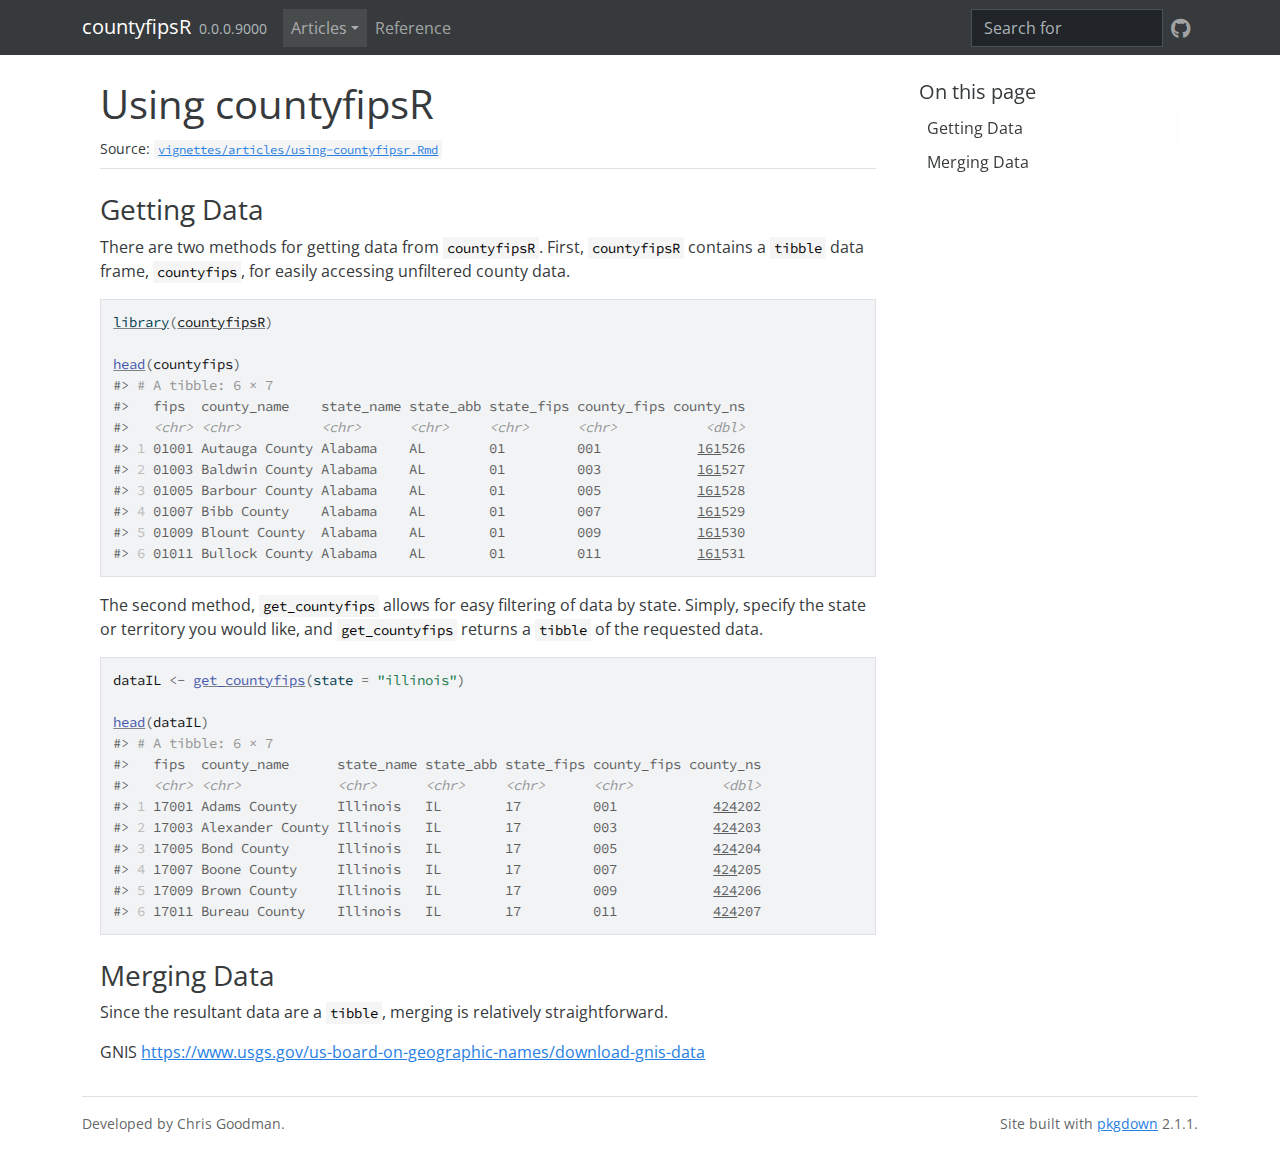
<file: articles/articles/using-countyfipsr.html>
<html>
  <head>
    <meta http-equiv="refresh" content="0;URL=https://cbgoodman.github.io/countyfipsR/articles/using-countyfipsr.html" />
    <meta name="robots" content="noindex">
    <link rel="canonical" href="https://cbgoodman.github.io/countyfipsR/articles/using-countyfipsr.html">
  </head>
</html>
</file>
<file: deps/Open_Sans-0.4.9/font.css>
/* cyrillic-ext */
@font-face {
  font-family: 'Open Sans';
  font-style: normal;
  font-weight: 400;
  font-stretch: 100%;
  font-display: swap;
  src: url(memSYaGs126MiZpBA-UvWbX2vVnXBbObj2OVZyOOSr4dVJWUgsjZ0B4taVIGxA.woff2) format('woff2');
  unicode-range: U+0460-052F, U+1C80-1C8A, U+20B4, U+2DE0-2DFF, U+A640-A69F, U+FE2E-FE2F;
}
/* cyrillic */
@font-face {
  font-family: 'Open Sans';
  font-style: normal;
  font-weight: 400;
  font-stretch: 100%;
  font-display: swap;
  src: url(memSYaGs126MiZpBA-UvWbX2vVnXBbObj2OVZyOOSr4dVJWUgsjZ0B4kaVIGxA.woff2) format('woff2');
  unicode-range: U+0301, U+0400-045F, U+0490-0491, U+04B0-04B1, U+2116;
}
/* greek-ext */
@font-face {
  font-family: 'Open Sans';
  font-style: normal;
  font-weight: 400;
  font-stretch: 100%;
  font-display: swap;
  src: url(memSYaGs126MiZpBA-UvWbX2vVnXBbObj2OVZyOOSr4dVJWUgsjZ0B4saVIGxA.woff2) format('woff2');
  unicode-range: U+1F00-1FFF;
}
/* greek */
@font-face {
  font-family: 'Open Sans';
  font-style: normal;
  font-weight: 400;
  font-stretch: 100%;
  font-display: swap;
  src: url(memSYaGs126MiZpBA-UvWbX2vVnXBbObj2OVZyOOSr4dVJWUgsjZ0B4jaVIGxA.woff2) format('woff2');
  unicode-range: U+0370-0377, U+037A-037F, U+0384-038A, U+038C, U+038E-03A1, U+03A3-03FF;
}
/* hebrew */
@font-face {
  font-family: 'Open Sans';
  font-style: normal;
  font-weight: 400;
  font-stretch: 100%;
  font-display: swap;
  src: url(memSYaGs126MiZpBA-UvWbX2vVnXBbObj2OVZyOOSr4dVJWUgsjZ0B4iaVIGxA.woff2) format('woff2');
  unicode-range: U+0307-0308, U+0590-05FF, U+200C-2010, U+20AA, U+25CC, U+FB1D-FB4F;
}
/* math */
@font-face {
  font-family: 'Open Sans';
  font-style: normal;
  font-weight: 400;
  font-stretch: 100%;
  font-display: swap;
  src: url(memSYaGs126MiZpBA-UvWbX2vVnXBbObj2OVZyOOSr4dVJWUgsjZ0B5caVIGxA.woff2) format('woff2');
  unicode-range: U+0302-0303, U+0305, U+0307-0308, U+0310, U+0312, U+0315, U+031A, U+0326-0327, U+032C, U+032F-0330, U+0332-0333, U+0338, U+033A, U+0346, U+034D, U+0391-03A1, U+03A3-03A9, U+03B1-03C9, U+03D1, U+03D5-03D6, U+03F0-03F1, U+03F4-03F5, U+2016-2017, U+2034-2038, U+203C, U+2040, U+2043, U+2047, U+2050, U+2057, U+205F, U+2070-2071, U+2074-208E, U+2090-209C, U+20D0-20DC, U+20E1, U+20E5-20EF, U+2100-2112, U+2114-2115, U+2117-2121, U+2123-214F, U+2190, U+2192, U+2194-21AE, U+21B0-21E5, U+21F1-21F2, U+21F4-2211, U+2213-2214, U+2216-22FF, U+2308-230B, U+2310, U+2319, U+231C-2321, U+2336-237A, U+237C, U+2395, U+239B-23B7, U+23D0, U+23DC-23E1, U+2474-2475, U+25AF, U+25B3, U+25B7, U+25BD, U+25C1, U+25CA, U+25CC, U+25FB, U+266D-266F, U+27C0-27FF, U+2900-2AFF, U+2B0E-2B11, U+2B30-2B4C, U+2BFE, U+3030, U+FF5B, U+FF5D, U+1D400-1D7FF, U+1EE00-1EEFF;
}
/* symbols */
@font-face {
  font-family: 'Open Sans';
  font-style: normal;
  font-weight: 400;
  font-stretch: 100%;
  font-display: swap;
  src: url(memSYaGs126MiZpBA-UvWbX2vVnXBbObj2OVZyOOSr4dVJWUgsjZ0B5OaVIGxA.woff2) format('woff2');
  unicode-range: U+0001-000C, U+000E-001F, U+007F-009F, U+20DD-20E0, U+20E2-20E4, U+2150-218F, U+2190, U+2192, U+2194-2199, U+21AF, U+21E6-21F0, U+21F3, U+2218-2219, U+2299, U+22C4-22C6, U+2300-243F, U+2440-244A, U+2460-24FF, U+25A0-27BF, U+2800-28FF, U+2921-2922, U+2981, U+29BF, U+29EB, U+2B00-2BFF, U+4DC0-4DFF, U+FFF9-FFFB, U+10140-1018E, U+10190-1019C, U+101A0, U+101D0-101FD, U+102E0-102FB, U+10E60-10E7E, U+1D2C0-1D2D3, U+1D2E0-1D37F, U+1F000-1F0FF, U+1F100-1F1AD, U+1F1E6-1F1FF, U+1F30D-1F30F, U+1F315, U+1F31C, U+1F31E, U+1F320-1F32C, U+1F336, U+1F378, U+1F37D, U+1F382, U+1F393-1F39F, U+1F3A7-1F3A8, U+1F3AC-1F3AF, U+1F3C2, U+1F3C4-1F3C6, U+1F3CA-1F3CE, U+1F3D4-1F3E0, U+1F3ED, U+1F3F1-1F3F3, U+1F3F5-1F3F7, U+1F408, U+1F415, U+1F41F, U+1F426, U+1F43F, U+1F441-1F442, U+1F444, U+1F446-1F449, U+1F44C-1F44E, U+1F453, U+1F46A, U+1F47D, U+1F4A3, U+1F4B0, U+1F4B3, U+1F4B9, U+1F4BB, U+1F4BF, U+1F4C8-1F4CB, U+1F4D6, U+1F4DA, U+1F4DF, U+1F4E3-1F4E6, U+1F4EA-1F4ED, U+1F4F7, U+1F4F9-1F4FB, U+1F4FD-1F4FE, U+1F503, U+1F507-1F50B, U+1F50D, U+1F512-1F513, U+1F53E-1F54A, U+1F54F-1F5FA, U+1F610, U+1F650-1F67F, U+1F687, U+1F68D, U+1F691, U+1F694, U+1F698, U+1F6AD, U+1F6B2, U+1F6B9-1F6BA, U+1F6BC, U+1F6C6-1F6CF, U+1F6D3-1F6D7, U+1F6E0-1F6EA, U+1F6F0-1F6F3, U+1F6F7-1F6FC, U+1F700-1F7FF, U+1F800-1F80B, U+1F810-1F847, U+1F850-1F859, U+1F860-1F887, U+1F890-1F8AD, U+1F8B0-1F8BB, U+1F8C0-1F8C1, U+1F900-1F90B, U+1F93B, U+1F946, U+1F984, U+1F996, U+1F9E9, U+1FA00-1FA6F, U+1FA70-1FA7C, U+1FA80-1FA89, U+1FA8F-1FAC6, U+1FACE-1FADC, U+1FADF-1FAE9, U+1FAF0-1FAF8, U+1FB00-1FBFF;
}
/* vietnamese */
@font-face {
  font-family: 'Open Sans';
  font-style: normal;
  font-weight: 400;
  font-stretch: 100%;
  font-display: swap;
  src: url(memSYaGs126MiZpBA-UvWbX2vVnXBbObj2OVZyOOSr4dVJWUgsjZ0B4vaVIGxA.woff2) format('woff2');
  unicode-range: U+0102-0103, U+0110-0111, U+0128-0129, U+0168-0169, U+01A0-01A1, U+01AF-01B0, U+0300-0301, U+0303-0304, U+0308-0309, U+0323, U+0329, U+1EA0-1EF9, U+20AB;
}
/* latin-ext */
@font-face {
  font-family: 'Open Sans';
  font-style: normal;
  font-weight: 400;
  font-stretch: 100%;
  font-display: swap;
  src: url(memSYaGs126MiZpBA-UvWbX2vVnXBbObj2OVZyOOSr4dVJWUgsjZ0B4uaVIGxA.woff2) format('woff2');
  unicode-range: U+0100-02BA, U+02BD-02C5, U+02C7-02CC, U+02CE-02D7, U+02DD-02FF, U+0304, U+0308, U+0329, U+1D00-1DBF, U+1E00-1E9F, U+1EF2-1EFF, U+2020, U+20A0-20AB, U+20AD-20C0, U+2113, U+2C60-2C7F, U+A720-A7FF;
}
/* latin */
@font-face {
  font-family: 'Open Sans';
  font-style: normal;
  font-weight: 400;
  font-stretch: 100%;
  font-display: swap;
  src: url(memSYaGs126MiZpBA-UvWbX2vVnXBbObj2OVZyOOSr4dVJWUgsjZ0B4gaVI.woff2) format('woff2');
  unicode-range: U+0000-00FF, U+0131, U+0152-0153, U+02BB-02BC, U+02C6, U+02DA, U+02DC, U+0304, U+0308, U+0329, U+2000-206F, U+20AC, U+2122, U+2191, U+2193, U+2212, U+2215, U+FEFF, U+FFFD;
}
</file>
<file: deps/Source_Code_Pro-0.4.9/font.css>
/* cyrillic-ext */
@font-face {
  font-family: 'Source Code Pro';
  font-style: normal;
  font-weight: 400;
  font-display: swap;
  src: url(HI_diYsKILxRpg3hIP6sJ7fM7PqPMcMnZFqUwX28DMyQtMRrTEUc.woff2) format('woff2');
  unicode-range: U+0460-052F, U+1C80-1C8A, U+20B4, U+2DE0-2DFF, U+A640-A69F, U+FE2E-FE2F;
}
/* cyrillic */
@font-face {
  font-family: 'Source Code Pro';
  font-style: normal;
  font-weight: 400;
  font-display: swap;
  src: url(HI_diYsKILxRpg3hIP6sJ7fM7PqPMcMnZFqUwX28DMyQtM1rTEUc.woff2) format('woff2');
  unicode-range: U+0301, U+0400-045F, U+0490-0491, U+04B0-04B1, U+2116;
}
/* greek-ext */
@font-face {
  font-family: 'Source Code Pro';
  font-style: normal;
  font-weight: 400;
  font-display: swap;
  src: url(HI_diYsKILxRpg3hIP6sJ7fM7PqPMcMnZFqUwX28DMyQtMVrTEUc.woff2) format('woff2');
  unicode-range: U+1F00-1FFF;
}
/* greek */
@font-face {
  font-family: 'Source Code Pro';
  font-style: normal;
  font-weight: 400;
  font-display: swap;
  src: url(HI_diYsKILxRpg3hIP6sJ7fM7PqPMcMnZFqUwX28DMyQtMprTEUc.woff2) format('woff2');
  unicode-range: U+0370-0377, U+037A-037F, U+0384-038A, U+038C, U+038E-03A1, U+03A3-03FF;
}
/* vietnamese */
@font-face {
  font-family: 'Source Code Pro';
  font-style: normal;
  font-weight: 400;
  font-display: swap;
  src: url(HI_diYsKILxRpg3hIP6sJ7fM7PqPMcMnZFqUwX28DMyQtMZrTEUc.woff2) format('woff2');
  unicode-range: U+0102-0103, U+0110-0111, U+0128-0129, U+0168-0169, U+01A0-01A1, U+01AF-01B0, U+0300-0301, U+0303-0304, U+0308-0309, U+0323, U+0329, U+1EA0-1EF9, U+20AB;
}
/* latin-ext */
@font-face {
  font-family: 'Source Code Pro';
  font-style: normal;
  font-weight: 400;
  font-display: swap;
  src: url(HI_diYsKILxRpg3hIP6sJ7fM7PqPMcMnZFqUwX28DMyQtMdrTEUc.woff2) format('woff2');
  unicode-range: U+0100-02BA, U+02BD-02C5, U+02C7-02CC, U+02CE-02D7, U+02DD-02FF, U+0304, U+0308, U+0329, U+1D00-1DBF, U+1E00-1E9F, U+1EF2-1EFF, U+2020, U+20A0-20AB, U+20AD-20C0, U+2113, U+2C60-2C7F, U+A720-A7FF;
}
/* latin */
@font-face {
  font-family: 'Source Code Pro';
  font-style: normal;
  font-weight: 400;
  font-display: swap;
  src: url(HI_diYsKILxRpg3hIP6sJ7fM7PqPMcMnZFqUwX28DMyQtMlrTA.woff2) format('woff2');
  unicode-range: U+0000-00FF, U+0131, U+0152-0153, U+02BB-02BC, U+02C6, U+02DA, U+02DC, U+0304, U+0308, U+0329, U+2000-206F, U+20AC, U+2122, U+2191, U+2193, U+2212, U+2215, U+FEFF, U+FFFD;
}
</file>
<file: deps/font-awesome-6.4.2/css/v4-shims.min.css>
/*!
 * Font Awesome Free 6.4.2 by @fontawesome - https://fontawesome.com
 * License - https://fontawesome.com/license/free (Icons: CC BY 4.0, Fonts: SIL OFL 1.1, Code: MIT License)
 * Copyright 2023 Fonticons, Inc.
 */
.fa.fa-glass:before{content:"\f000"}.fa.fa-envelope-o{font-family:"Font Awesome 6 Free";font-weight:400}.fa.fa-envelope-o:before{content:"\f0e0"}.fa.fa-star-o{font-family:"Font Awesome 6 Free";font-weight:400}.fa.fa-star-o:before{content:"\f005"}.fa.fa-close:before,.fa.fa-remove:before{content:"\f00d"}.fa.fa-gear:before{content:"\f013"}.fa.fa-trash-o{font-family:"Font Awesome 6 Free";font-weight:400}.fa.fa-trash-o:before{content:"\f2ed"}.fa.fa-home:before{content:"\f015"}.fa.fa-file-o{font-family:"Font Awesome 6 Free";font-weight:400}.fa.fa-file-o:before{content:"\f15b"}.fa.fa-clock-o{font-family:"Font Awesome 6 Free";font-weight:400}.fa.fa-clock-o:before{content:"\f017"}.fa.fa-arrow-circle-o-down{font-family:"Font Awesome 6 Free";font-weight:400}.fa.fa-arrow-circle-o-down:before{content:"\f358"}.fa.fa-arrow-circle-o-up{font-family:"Font Awesome 6 Free";font-weight:400}.fa.fa-arrow-circle-o-up:before{content:"\f35b"}.fa.fa-play-circle-o{font-family:"Font Awesome 6 Free";font-weight:400}.fa.fa-play-circle-o:before{content:"\f144"}.fa.fa-repeat:before,.fa.fa-rotate-right:before{content:"\f01e"}.fa.fa-refresh:before{content:"\f021"}.fa.fa-list-alt{font-family:"Font Awesome 6 Free";font-weight:400}.fa.fa-list-alt:before{content:"\f022"}.fa.fa-dedent:before{content:"\f03b"}.fa.fa-video-camera:before{content:"\f03d"}.fa.fa-picture-o{font-family:"Font Awesome 6 Free";font-weight:400}.fa.fa-picture-o:before{content:"\f03e"}.fa.fa-photo{font-family:"Font Awesome 6 Free";font-weight:400}.fa.fa-photo:before{content:"\f03e"}.fa.fa-image{font-family:"Font Awesome 6 Free";font-weight:400}.fa.fa-image:before{content:"\f03e"}.fa.fa-map-marker:before{content:"\f3c5"}.fa.fa-pencil-square-o{font-family:"Font Awesome 6 Free";font-weight:400}.fa.fa-pencil-square-o:before{content:"\f044"}.fa.fa-edit{font-family:"Font Awesome 6 Free";font-weight:400}.fa.fa-edit:before{content:"\f044"}.fa.fa-share-square-o:before{content:"\f14d"}.fa.fa-check-square-o{font-family:"Font Awesome 6 Free";font-weight:400}.fa.fa-check-square-o:before{content:"\f14a"}.fa.fa-arrows:before{content:"\f0b2"}.fa.fa-times-circle-o{font-family:"Font Awesome 6 Free";font-weight:400}.fa.fa-times-circle-o:before{content:"\f057"}.fa.fa-check-circle-o{font-family:"Font Awesome 6 Free";font-weight:400}.fa.fa-check-circle-o:before{content:"\f058"}.fa.fa-mail-forward:before{content:"\f064"}.fa.fa-expand:before{content:"\f424"}.fa.fa-compress:before{content:"\f422"}.fa.fa-eye,.fa.fa-eye-slash{font-family:"Font Awesome 6 Free";font-weight:400}.fa.fa-warning:before{content:"\f071"}.fa.fa-calendar:before{content:"\f073"}.fa.fa-arrows-v:before{content:"\f338"}.fa.fa-arrows-h:before{content:"\f337"}.fa.fa-bar-chart-o:before,.fa.fa-bar-chart:before{content:"\e0e3"}.fa.fa-twitter-square{font-family:"Font Awesome 6 Brands";font-weight:400}.fa.fa-twitter-square:before{content:"\f081"}.fa.fa-facebook-square{font-family:"Font Awesome 6 Brands";font-weight:400}.fa.fa-facebook-square:before{content:"\f082"}.fa.fa-gears:before{content:"\f085"}.fa.fa-thumbs-o-up{font-family:"Font Awesome 6 Free";font-weight:400}.fa.fa-thumbs-o-up:before{content:"\f164"}.fa.fa-thumbs-o-down{font-family:"Font Awesome 6 Free";font-weight:400}.fa.fa-thumbs-o-down:before{content:"\f165"}.fa.fa-heart-o{font-family:"Font Awesome 6 Free";font-weight:400}.fa.fa-heart-o:before{content:"\f004"}.fa.fa-sign-out:before{content:"\f2f5"}.fa.fa-linkedin-square{font-family:"Font Awesome 6 Brands";font-weight:400}.fa.fa-linkedin-square:before{content:"\f08c"}.fa.fa-thumb-tack:before{content:"\f08d"}.fa.fa-external-link:before{content:"\f35d"}.fa.fa-sign-in:before{content:"\f2f6"}.fa.fa-github-square{font-family:"Font Awesome 6 Brands";font-weight:400}.fa.fa-github-square:before{content:"\f092"}.fa.fa-lemon-o{font-family:"Font Awesome 6 Free";font-weight:400}.fa.fa-lemon-o:before{content:"\f094"}.fa.fa-square-o{font-family:"Font Awesome 6 Free";font-weight:400}.fa.fa-square-o:before{content:"\f0c8"}.fa.fa-bookmark-o{font-family:"Font Awesome 6 Free";font-weight:400}.fa.fa-bookmark-o:before{content:"\f02e"}.fa.fa-facebook,.fa.fa-twitter{font-family:"Font Awesome 6 Brands";font-weight:400}.fa.fa-facebook:before{content:"\f39e"}.fa.fa-facebook-f{font-family:"Font Awesome 6 Brands";font-weight:400}.fa.fa-facebook-f:before{content:"\f39e"}.fa.fa-github{font-family:"Font Awesome 6 Brands";font-weight:400}.fa.fa-credit-card{font-family:"Font Awesome 6 Free";font-weight:400}.fa.fa-feed:before{content:"\f09e"}.fa.fa-hdd-o{font-family:"Font Awesome 6 Free";font-weight:400}.fa.fa-hdd-o:before{content:"\f0a0"}.fa.fa-hand-o-right{font-family:"Font Awesome 6 Free";font-weight:400}.fa.fa-hand-o-right:before{content:"\f0a4"}.fa.fa-hand-o-left{font-family:"Font Awesome 6 Free";font-weight:400}.fa.fa-hand-o-left:before{content:"\f0a5"}.fa.fa-hand-o-up{font-family:"Font Awesome 6 Free";font-weight:400}.fa.fa-hand-o-up:before{content:"\f0a6"}.fa.fa-hand-o-down{font-family:"Font Awesome 6 Free";font-weight:400}.fa.fa-hand-o-down:before{content:"\f0a7"}.fa.fa-globe:before{content:"\f57d"}.fa.fa-tasks:before{content:"\f828"}.fa.fa-arrows-alt:before{content:"\f31e"}.fa.fa-group:before{content:"\f0c0"}.fa.fa-chain:before{content:"\f0c1"}.fa.fa-cut:before{content:"\f0c4"}.fa.fa-files-o{font-family:"Font Awesome 6 Free";font-weight:400}.fa.fa-files-o:before{content:"\f0c5"}.fa.fa-floppy-o{font-family:"Font Awesome 6 Free";font-weight:400}.fa.fa-floppy-o:before{content:"\f0c7"}.fa.fa-save{font-family:"Font Awesome 6 Free";font-weight:400}.fa.fa-save:before{content:"\f0c7"}.fa.fa-navicon:before,.fa.fa-reorder:before{content:"\f0c9"}.fa.fa-magic:before{content:"\e2ca"}.fa.fa-pinterest,.fa.fa-pinterest-square{font-family:"Font Awesome 6 Brands";font-weight:400}.fa.fa-pinterest-square:before{content:"\f0d3"}.fa.fa-google-plus-square{font-family:"Font Awesome 6 Brands";font-weight:400}.fa.fa-google-plus-square:before{content:"\f0d4"}.fa.fa-google-plus{font-family:"Font Awesome 6 Brands";font-weight:400}.fa.fa-google-plus:before{content:"\f0d5"}.fa.fa-money:before{content:"\f3d1"}.fa.fa-unsorted:before{content:"\f0dc"}.fa.fa-sort-desc:before{content:"\f0dd"}.fa.fa-sort-asc:before{content:"\f0de"}.fa.fa-linkedin{font-family:"Font Awesome 6 Brands";font-weight:400}.fa.fa-linkedin:before{content:"\f0e1"}.fa.fa-rotate-left:before{content:"\f0e2"}.fa.fa-legal:before{content:"\f0e3"}.fa.fa-dashboard:before,.fa.fa-tachometer:before{content:"\f625"}.fa.fa-comment-o{font-family:"Font Awesome 6 Free";font-weight:400}.fa.fa-comment-o:before{content:"\f075"}.fa.fa-comments-o{font-family:"Font Awesome 6 Free";font-weight:400}.fa.fa-comments-o:before{content:"\f086"}.fa.fa-flash:before{content:"\f0e7"}.fa.fa-clipboard:before{content:"\f0ea"}.fa.fa-lightbulb-o{font-family:"Font Awesome 6 Free";font-weight:400}.fa.fa-lightbulb-o:before{content:"\f0eb"}.fa.fa-exchange:before{content:"\f362"}.fa.fa-cloud-download:before{content:"\f0ed"}.fa.fa-cloud-upload:before{content:"\f0ee"}.fa.fa-bell-o{font-family:"Font Awesome 6 Free";font-weight:400}.fa.fa-bell-o:before{content:"\f0f3"}.fa.fa-cutlery:before{content:"\f2e7"}.fa.fa-file-text-o{font-family:"Font Awesome 6 Free";font-weight:400}.fa.fa-file-text-o:before{content:"\f15c"}.fa.fa-building-o{font-family:"Font Awesome 6 Free";font-weight:400}.fa.fa-building-o:before{content:"\f1ad"}.fa.fa-hospital-o{font-family:"Font Awesome 6 Free";font-weight:400}.fa.fa-hospital-o:before{content:"\f0f8"}.fa.fa-tablet:before{content:"\f3fa"}.fa.fa-mobile-phone:before,.fa.fa-mobile:before{content:"\f3cd"}.fa.fa-circle-o{font-family:"Font Awesome 6 Free";font-weight:400}.fa.fa-circle-o:before{content:"\f111"}.fa.fa-mail-reply:before{content:"\f3e5"}.fa.fa-github-alt{font-family:"Font Awesome 6 Brands";font-weight:400}.fa.fa-folder-o{font-family:"Font Awesome 6 Free";font-weight:400}.fa.fa-folder-o:before{content:"\f07b"}.fa.fa-folder-open-o{font-family:"Font Awesome 6 Free";font-weight:400}.fa.fa-folder-open-o:before{content:"\f07c"}.fa.fa-smile-o{font-family:"Font Awesome 6 Free";font-weight:400}.fa.fa-smile-o:before{content:"\f118"}.fa.fa-frown-o{font-family:"Font Awesome 6 Free";font-weight:400}.fa.fa-frown-o:before{content:"\f119"}.fa.fa-meh-o{font-family:"Font Awesome 6 Free";font-weight:400}.fa.fa-meh-o:before{content:"\f11a"}.fa.fa-keyboard-o{font-family:"Font Awesome 6 Free";font-weight:400}.fa.fa-keyboard-o:before{content:"\f11c"}.fa.fa-flag-o{font-family:"Font Awesome 6 Free";font-weight:400}.fa.fa-flag-o:before{content:"\f024"}.fa.fa-mail-reply-all:before{content:"\f122"}.fa.fa-star-half-o{font-family:"Font Awesome 6 Free";font-weight:400}.fa.fa-star-half-o:before{content:"\f5c0"}.fa.fa-star-half-empty{font-family:"Font Awesome 6 Free";font-weight:400}.fa.fa-star-half-empty:before{content:"\f5c0"}.fa.fa-star-half-full{font-family:"Font Awesome 6 Free";font-weight:400}.fa.fa-star-half-full:before{content:"\f5c0"}.fa.fa-code-fork:before{content:"\f126"}.fa.fa-chain-broken:before,.fa.fa-unlink:before{content:"\f127"}.fa.fa-calendar-o{font-family:"Font Awesome 6 Free";font-weight:400}.fa.fa-calendar-o:before{content:"\f133"}.fa.fa-css3,.fa.fa-html5,.fa.fa-maxcdn{font-family:"Font Awesome 6 Brands";font-weight:400}.fa.fa-unlock-alt:before{content:"\f09c"}.fa.fa-minus-square-o{font-family:"Font Awesome 6 Free";font-weight:400}.fa.fa-minus-square-o:before{content:"\f146"}.fa.fa-level-up:before{content:"\f3bf"}.fa.fa-level-down:before{content:"\f3be"}.fa.fa-pencil-square:before{content:"\f14b"}.fa.fa-external-link-square:before{content:"\f360"}.fa.fa-compass{font-family:"Font Awesome 6 Free";font-weight:400}.fa.fa-caret-square-o-down{font-family:"Font Awesome 6 Free";font-weight:400}.fa.fa-caret-square-o-down:before{content:"\f150"}.fa.fa-toggle-down{font-family:"Font Awesome 6 Free";font-weight:400}.fa.fa-toggle-down:before{content:"\f150"}.fa.fa-caret-square-o-up{font-family:"Font Awesome 6 Free";font-weight:400}.fa.fa-caret-square-o-up:before{content:"\f151"}.fa.fa-toggle-up{font-family:"Font Awesome 6 Free";font-weight:400}.fa.fa-toggle-up:before{content:"\f151"}.fa.fa-caret-square-o-right{font-family:"Font Awesome 6 Free";font-weight:400}.fa.fa-caret-square-o-right:before{content:"\f152"}.fa.fa-toggle-right{font-family:"Font Awesome 6 Free";font-weight:400}.fa.fa-toggle-right:before{content:"\f152"}.fa.fa-eur:before,.fa.fa-euro:before{content:"\f153"}.fa.fa-gbp:before{content:"\f154"}.fa.fa-dollar:before,.fa.fa-usd:before{content:"\24"}.fa.fa-inr:before,.fa.fa-rupee:before{content:"\e1bc"}.fa.fa-cny:before,.fa.fa-jpy:before,.fa.fa-rmb:before,.fa.fa-yen:before{content:"\f157"}.fa.fa-rouble:before,.fa.fa-rub:before,.fa.fa-ruble:before{content:"\f158"}.fa.fa-krw:before,.fa.fa-won:before{content:"\f159"}.fa.fa-bitcoin,.fa.fa-btc{font-family:"Font Awesome 6 Brands";font-weight:400}.fa.fa-bitcoin:before{content:"\f15a"}.fa.fa-file-text:before{content:"\f15c"}.fa.fa-sort-alpha-asc:before{content:"\f15d"}.fa.fa-sort-alpha-desc:before{content:"\f881"}.fa.fa-sort-amount-asc:before{content:"\f884"}.fa.fa-sort-amount-desc:before{content:"\f160"}.fa.fa-sort-numeric-asc:before{content:"\f162"}.fa.fa-sort-numeric-desc:before{content:"\f886"}.fa.fa-youtube-square{font-family:"Font Awesome 6 Brands";font-weight:400}.fa.fa-youtube-square:before{content:"\f431"}.fa.fa-xing,.fa.fa-xing-square,.fa.fa-youtube{font-family:"Font Awesome 6 Brands";font-weight:400}.fa.fa-xing-square:before{content:"\f169"}.fa.fa-youtube-play{font-family:"Font Awesome 6 Brands";font-weight:400}.fa.fa-youtube-play:before{content:"\f167"}.fa.fa-adn,.fa.fa-bitbucket,.fa.fa-bitbucket-square,.fa.fa-dropbox,.fa.fa-flickr,.fa.fa-instagram,.fa.fa-stack-overflow{font-family:"Font Awesome 6 Brands";font-weight:400}.fa.fa-bitbucket-square:before{content:"\f171"}.fa.fa-tumblr,.fa.fa-tumblr-square{font-family:"Font Awesome 6 Brands";font-weight:400}.fa.fa-tumblr-square:before{content:"\f174"}.fa.fa-long-arrow-down:before{content:"\f309"}.fa.fa-long-arrow-up:before{content:"\f30c"}.fa.fa-long-arrow-left:before{content:"\f30a"}.fa.fa-long-arrow-right:before{content:"\f30b"}.fa.fa-android,.fa.fa-apple,.fa.fa-dribbble,.fa.fa-foursquare,.fa.fa-gittip,.fa.fa-gratipay,.fa.fa-linux,.fa.fa-skype,.fa.fa-trello,.fa.fa-windows{font-family:"Font Awesome 6 Brands";font-weight:400}.fa.fa-gittip:before{content:"\f184"}.fa.fa-sun-o{font-family:"Font Awesome 6 Free";font-weight:400}.fa.fa-sun-o:before{content:"\f185"}.fa.fa-moon-o{font-family:"Font Awesome 6 Free";font-weight:400}.fa.fa-moon-o:before{content:"\f186"}.fa.fa-pagelines,.fa.fa-renren,.fa.fa-stack-exchange,.fa.fa-vk,.fa.fa-weibo{font-family:"Font Awesome 6 Brands";font-weight:400}.fa.fa-arrow-circle-o-right{font-family:"Font Awesome 6 Free";font-weight:400}.fa.fa-arrow-circle-o-right:before{content:"\f35a"}.fa.fa-arrow-circle-o-left{font-family:"Font Awesome 6 Free";font-weight:400}.fa.fa-arrow-circle-o-left:before{content:"\f359"}.fa.fa-caret-square-o-left{font-family:"Font Awesome 6 Free";font-weight:400}.fa.fa-caret-square-o-left:before{content:"\f191"}.fa.fa-toggle-left{font-family:"Font Awesome 6 Free";font-weight:400}.fa.fa-toggle-left:before{content:"\f191"}.fa.fa-dot-circle-o{font-family:"Font Awesome 6 Free";font-weight:400}.fa.fa-dot-circle-o:before{content:"\f192"}.fa.fa-vimeo-square{font-family:"Font Awesome 6 Brands";font-weight:400}.fa.fa-vimeo-square:before{content:"\f194"}.fa.fa-try:before,.fa.fa-turkish-lira:before{content:"\e2bb"}.fa.fa-plus-square-o{font-family:"Font Awesome 6 Free";font-weight:400}.fa.fa-plus-square-o:before{content:"\f0fe"}.fa.fa-openid,.fa.fa-slack,.fa.fa-wordpress{font-family:"Font Awesome 6 Brands";font-weight:400}.fa.fa-bank:before,.fa.fa-institution:before{content:"\f19c"}.fa.fa-mortar-board:before{content:"\f19d"}.fa.fa-google,.fa.fa-reddit,.fa.fa-reddit-square,.fa.fa-yahoo{font-family:"Font Awesome 6 Brands";font-weight:400}.fa.fa-reddit-square:before{content:"\f1a2"}.fa.fa-behance,.fa.fa-behance-square,.fa.fa-delicious,.fa.fa-digg,.fa.fa-drupal,.fa.fa-joomla,.fa.fa-pied-piper-alt,.fa.fa-pied-piper-pp,.fa.fa-stumbleupon,.fa.fa-stumbleupon-circle{font-family:"Font Awesome 6 Brands";font-weight:400}.fa.fa-behance-square:before{content:"\f1b5"}.fa.fa-steam,.fa.fa-steam-square{font-family:"Font Awesome 6 Brands";font-weight:400}.fa.fa-steam-square:before{content:"\f1b7"}.fa.fa-automobile:before{content:"\f1b9"}.fa.fa-cab:before{content:"\f1ba"}.fa.fa-deviantart,.fa.fa-soundcloud,.fa.fa-spotify{font-family:"Font Awesome 6 Brands";font-weight:400}.fa.fa-file-pdf-o{font-family:"Font Awesome 6 Free";font-weight:400}.fa.fa-file-pdf-o:before{content:"\f1c1"}.fa.fa-file-word-o{font-family:"Font Awesome 6 Free";font-weight:400}.fa.fa-file-word-o:before{content:"\f1c2"}.fa.fa-file-excel-o{font-family:"Font Awesome 6 Free";font-weight:400}.fa.fa-file-excel-o:before{content:"\f1c3"}.fa.fa-file-powerpoint-o{font-family:"Font Awesome 6 Free";font-weight:400}.fa.fa-file-powerpoint-o:before{content:"\f1c4"}.fa.fa-file-image-o{font-family:"Font Awesome 6 Free";font-weight:400}.fa.fa-file-image-o:before{content:"\f1c5"}.fa.fa-file-photo-o{font-family:"Font Awesome 6 Free";font-weight:400}.fa.fa-file-photo-o:before{content:"\f1c5"}.fa.fa-file-picture-o{font-family:"Font Awesome 6 Free";font-weight:400}.fa.fa-file-picture-o:before{content:"\f1c5"}.fa.fa-file-archive-o{font-family:"Font Awesome 6 Free";font-weight:400}.fa.fa-file-archive-o:before{content:"\f1c6"}.fa.fa-file-zip-o{font-family:"Font Awesome 6 Free";font-weight:400}.fa.fa-file-zip-o:before{content:"\f1c6"}.fa.fa-file-audio-o{font-family:"Font Awesome 6 Free";font-weight:400}.fa.fa-file-audio-o:before{content:"\f1c7"}.fa.fa-file-sound-o{font-family:"Font Awesome 6 Free";font-weight:400}.fa.fa-file-sound-o:before{content:"\f1c7"}.fa.fa-file-video-o{font-family:"Font Awesome 6 Free";font-weight:400}.fa.fa-file-video-o:before{content:"\f1c8"}.fa.fa-file-movie-o{font-family:"Font Awesome 6 Free";font-weight:400}.fa.fa-file-movie-o:before{content:"\f1c8"}.fa.fa-file-code-o{font-family:"Font Awesome 6 Free";font-weight:400}.fa.fa-file-code-o:before{content:"\f1c9"}.fa.fa-codepen,.fa.fa-jsfiddle,.fa.fa-vine{font-family:"Font Awesome 6 Brands";font-weight:400}.fa.fa-life-bouy:before,.fa.fa-life-buoy:before,.fa.fa-life-saver:before,.fa.fa-support:before{content:"\f1cd"}.fa.fa-circle-o-notch:before{content:"\f1ce"}.fa.fa-ra,.fa.fa-rebel{font-family:"Font Awesome 6 Brands";font-weight:400}.fa.fa-ra:before{content:"\f1d0"}.fa.fa-resistance{font-family:"Font Awesome 6 Brands";font-weight:400}.fa.fa-resistance:before{content:"\f1d0"}.fa.fa-empire,.fa.fa-ge{font-family:"Font Awesome 6 Brands";font-weight:400}.fa.fa-ge:before{content:"\f1d1"}.fa.fa-git-square{font-family:"Font Awesome 6 Brands";font-weight:400}.fa.fa-git-square:before{content:"\f1d2"}.fa.fa-git,.fa.fa-hacker-news,.fa.fa-y-combinator-square{font-family:"Font Awesome 6 Brands";font-weight:400}.fa.fa-y-combinator-square:before{content:"\f1d4"}.fa.fa-yc-square{font-family:"Font Awesome 6 Brands";font-weight:400}.fa.fa-yc-square:before{content:"\f1d4"}.fa.fa-qq,.fa.fa-tencent-weibo,.fa.fa-wechat,.fa.fa-weixin{font-family:"Font Awesome 6 Brands";font-weight:400}.fa.fa-wechat:before{content:"\f1d7"}.fa.fa-send:before{content:"\f1d8"}.fa.fa-paper-plane-o{font-family:"Font Awesome 6 Free";font-weight:400}.fa.fa-paper-plane-o:before{content:"\f1d8"}.fa.fa-send-o{font-family:"Font Awesome 6 Free";font-weight:400}.fa.fa-send-o:before{content:"\f1d8"}.fa.fa-circle-thin{font-family:"Font Awesome 6 Free";font-weight:400}.fa.fa-circle-thin:before{content:"\f111"}.fa.fa-header:before{content:"\f1dc"}.fa.fa-futbol-o{font-family:"Font Awesome 6 Free";font-weight:400}.fa.fa-futbol-o:before{content:"\f1e3"}.fa.fa-soccer-ball-o{font-family:"Font Awesome 6 Free";font-weight:400}.fa.fa-soccer-ball-o:before{content:"\f1e3"}.fa.fa-slideshare,.fa.fa-twitch,.fa.fa-yelp{font-family:"Font Awesome 6 Brands";font-weight:400}.fa.fa-newspaper-o{font-family:"Font Awesome 6 Free";font-weight:400}.fa.fa-newspaper-o:before{content:"\f1ea"}.fa.fa-cc-amex,.fa.fa-cc-discover,.fa.fa-cc-mastercard,.fa.fa-cc-paypal,.fa.fa-cc-stripe,.fa.fa-cc-visa,.fa.fa-google-wallet,.fa.fa-paypal{font-family:"Font Awesome 6 Brands";font-weight:400}.fa.fa-bell-slash-o{font-family:"Font Awesome 6 Free";font-weight:400}.fa.fa-bell-slash-o:before{content:"\f1f6"}.fa.fa-trash:before{content:"\f2ed"}.fa.fa-copyright{font-family:"Font Awesome 6 Free";font-weight:400}.fa.fa-eyedropper:before{content:"\f1fb"}.fa.fa-area-chart:before{content:"\f1fe"}.fa.fa-pie-chart:before{content:"\f200"}.fa.fa-line-chart:before{content:"\f201"}.fa.fa-lastfm,.fa.fa-lastfm-square{font-family:"Font Awesome 6 Brands";font-weight:400}.fa.fa-lastfm-square:before{content:"\f203"}.fa.fa-angellist,.fa.fa-ioxhost{font-family:"Font Awesome 6 Brands";font-weight:400}.fa.fa-cc{font-family:"Font Awesome 6 Free";font-weight:400}.fa.fa-cc:before{content:"\f20a"}.fa.fa-ils:before,.fa.fa-shekel:before,.fa.fa-sheqel:before{content:"\f20b"}.fa.fa-buysellads,.fa.fa-connectdevelop,.fa.fa-dashcube,.fa.fa-forumbee,.fa.fa-leanpub,.fa.fa-sellsy,.fa.fa-shirtsinbulk,.fa.fa-simplybuilt,.fa.fa-skyatlas{font-family:"Font Awesome 6 Brands";font-weight:400}.fa.fa-diamond{font-family:"Font Awesome 6 Free";font-weight:400}.fa.fa-diamond:before{content:"\f3a5"}.fa.fa-intersex:before,.fa.fa-transgender:before{content:"\f224"}.fa.fa-transgender-alt:before{content:"\f225"}.fa.fa-facebook-official{font-family:"Font Awesome 6 Brands";font-weight:400}.fa.fa-facebook-official:before{content:"\f09a"}.fa.fa-pinterest-p,.fa.fa-whatsapp{font-family:"Font Awesome 6 Brands";font-weight:400}.fa.fa-hotel:before{content:"\f236"}.fa.fa-medium,.fa.fa-viacoin,.fa.fa-y-combinator,.fa.fa-yc{font-family:"Font Awesome 6 Brands";font-weight:400}.fa.fa-yc:before{content:"\f23b"}.fa.fa-expeditedssl,.fa.fa-opencart,.fa.fa-optin-monster{font-family:"Font Awesome 6 Brands";font-weight:400}.fa.fa-battery-4:before,.fa.fa-battery:before{content:"\f240"}.fa.fa-battery-3:before{content:"\f241"}.fa.fa-battery-2:before{content:"\f242"}.fa.fa-battery-1:before{content:"\f243"}.fa.fa-battery-0:before{content:"\f244"}.fa.fa-object-group,.fa.fa-object-ungroup,.fa.fa-sticky-note-o{font-family:"Font Awesome 6 Free";font-weight:400}.fa.fa-sticky-note-o:before{content:"\f249"}.fa.fa-cc-diners-club,.fa.fa-cc-jcb{font-family:"Font Awesome 6 Brands";font-weight:400}.fa.fa-clone{font-family:"Font Awesome 6 Free";font-weight:400}.fa.fa-hourglass-o:before{content:"\f254"}.fa.fa-hourglass-1:before{content:"\f251"}.fa.fa-hourglass-2:before{content:"\f252"}.fa.fa-hourglass-3:before{content:"\f253"}.fa.fa-hand-rock-o{font-family:"Font Awesome 6 Free";font-weight:400}.fa.fa-hand-rock-o:before{content:"\f255"}.fa.fa-hand-grab-o{font-family:"Font Awesome 6 Free";font-weight:400}.fa.fa-hand-grab-o:before{content:"\f255"}.fa.fa-hand-paper-o{font-family:"Font Awesome 6 Free";font-weight:400}.fa.fa-hand-paper-o:before{content:"\f256"}.fa.fa-hand-stop-o{font-family:"Font Awesome 6 Free";font-weight:400}.fa.fa-hand-stop-o:before{content:"\f256"}.fa.fa-hand-scissors-o{font-family:"Font Awesome 6 Free";font-weight:400}.fa.fa-hand-scissors-o:before{content:"\f257"}.fa.fa-hand-lizard-o{font-family:"Font Awesome 6 Free";font-weight:400}.fa.fa-hand-lizard-o:before{content:"\f258"}.fa.fa-hand-spock-o{font-family:"Font Awesome 6 Free";font-weight:400}.fa.fa-hand-spock-o:before{content:"\f259"}.fa.fa-hand-pointer-o{font-family:"Font Awesome 6 Free";font-weight:400}.fa.fa-hand-pointer-o:before{content:"\f25a"}.fa.fa-hand-peace-o{font-family:"Font Awesome 6 Free";font-weight:400}.fa.fa-hand-peace-o:before{content:"\f25b"}.fa.fa-registered{font-family:"Font Awesome 6 Free";font-weight:400}.fa.fa-creative-commons,.fa.fa-gg,.fa.fa-gg-circle,.fa.fa-odnoklassniki,.fa.fa-odnoklassniki-square{font-family:"Font Awesome 6 Brands";font-weight:400}.fa.fa-odnoklassniki-square:before{content:"\f264"}.fa.fa-chrome,.fa.fa-firefox,.fa.fa-get-pocket,.fa.fa-internet-explorer,.fa.fa-opera,.fa.fa-safari,.fa.fa-wikipedia-w{font-family:"Font Awesome 6 Brands";font-weight:400}.fa.fa-television:before{content:"\f26c"}.fa.fa-500px,.fa.fa-amazon,.fa.fa-contao{font-family:"Font Awesome 6 Brands";font-weight:400}.fa.fa-calendar-plus-o{font-family:"Font Awesome 6 Free";font-weight:400}.fa.fa-calendar-plus-o:before{content:"\f271"}.fa.fa-calendar-minus-o{font-family:"Font Awesome 6 Free";font-weight:400}.fa.fa-calendar-minus-o:before{content:"\f272"}.fa.fa-calendar-times-o{font-family:"Font Awesome 6 Free";font-weight:400}.fa.fa-calendar-times-o:before{content:"\f273"}.fa.fa-calendar-check-o{font-family:"Font Awesome 6 Free";font-weight:400}.fa.fa-calendar-check-o:before{content:"\f274"}.fa.fa-map-o{font-family:"Font Awesome 6 Free";font-weight:400}.fa.fa-map-o:before{content:"\f279"}.fa.fa-commenting:before{content:"\f4ad"}.fa.fa-commenting-o{font-family:"Font Awesome 6 Free";font-weight:400}.fa.fa-commenting-o:before{content:"\f4ad"}.fa.fa-houzz,.fa.fa-vimeo{font-family:"Font Awesome 6 Brands";font-weight:400}.fa.fa-vimeo:before{content:"\f27d"}.fa.fa-black-tie,.fa.fa-edge,.fa.fa-fonticons,.fa.fa-reddit-alien{font-family:"Font Awesome 6 Brands";font-weight:400}.fa.fa-credit-card-alt:before{content:"\f09d"}.fa.fa-codiepie,.fa.fa-fort-awesome,.fa.fa-mixcloud,.fa.fa-modx,.fa.fa-product-hunt,.fa.fa-scribd,.fa.fa-usb{font-family:"Font Awesome 6 Brands";font-weight:400}.fa.fa-pause-circle-o{font-family:"Font Awesome 6 Free";font-weight:400}.fa.fa-pause-circle-o:before{content:"\f28b"}.fa.fa-stop-circle-o{font-family:"Font Awesome 6 Free";font-weight:400}.fa.fa-stop-circle-o:before{content:"\f28d"}.fa.fa-bluetooth,.fa.fa-bluetooth-b,.fa.fa-envira,.fa.fa-gitlab,.fa.fa-wheelchair-alt,.fa.fa-wpbeginner,.fa.fa-wpforms{font-family:"Font Awesome 6 Brands";font-weight:400}.fa.fa-wheelchair-alt:before{content:"\f368"}.fa.fa-question-circle-o{font-family:"Font Awesome 6 Free";font-weight:400}.fa.fa-question-circle-o:before{content:"\f059"}.fa.fa-volume-control-phone:before{content:"\f2a0"}.fa.fa-asl-interpreting:before{content:"\f2a3"}.fa.fa-deafness:before,.fa.fa-hard-of-hearing:before{content:"\f2a4"}.fa.fa-glide,.fa.fa-glide-g{font-family:"Font Awesome 6 Brands";font-weight:400}.fa.fa-signing:before{content:"\f2a7"}.fa.fa-viadeo,.fa.fa-viadeo-square{font-family:"Font Awesome 6 Brands";font-weight:400}.fa.fa-viadeo-square:before{content:"\f2aa"}.fa.fa-snapchat,.fa.fa-snapchat-ghost{font-family:"Font Awesome 6 Brands";font-weight:400}.fa.fa-snapchat-ghost:before{content:"\f2ab"}.fa.fa-snapchat-square{font-family:"Font Awesome 6 Brands";font-weight:400}.fa.fa-snapchat-square:before{content:"\f2ad"}.fa.fa-first-order,.fa.fa-google-plus-official,.fa.fa-pied-piper,.fa.fa-themeisle,.fa.fa-yoast{font-family:"Font Awesome 6 Brands";font-weight:400}.fa.fa-google-plus-official:before{content:"\f2b3"}.fa.fa-google-plus-circle{font-family:"Font Awesome 6 Brands";font-weight:400}.fa.fa-google-plus-circle:before{content:"\f2b3"}.fa.fa-fa,.fa.fa-font-awesome{font-family:"Font Awesome 6 Brands";font-weight:400}.fa.fa-fa:before{content:"\f2b4"}.fa.fa-handshake-o{font-family:"Font Awesome 6 Free";font-weight:400}.fa.fa-handshake-o:before{content:"\f2b5"}.fa.fa-envelope-open-o{font-family:"Font Awesome 6 Free";font-weight:400}.fa.fa-envelope-open-o:before{content:"\f2b6"}.fa.fa-linode{font-family:"Font Awesome 6 Brands";font-weight:400}.fa.fa-address-book-o{font-family:"Font Awesome 6 Free";font-weight:400}.fa.fa-address-book-o:before{content:"\f2b9"}.fa.fa-vcard:before{content:"\f2bb"}.fa.fa-address-card-o{font-family:"Font Awesome 6 Free";font-weight:400}.fa.fa-address-card-o:before{content:"\f2bb"}.fa.fa-vcard-o{font-family:"Font Awesome 6 Free";font-weight:400}.fa.fa-vcard-o:before{content:"\f2bb"}.fa.fa-user-circle-o{font-family:"Font Awesome 6 Free";font-weight:400}.fa.fa-user-circle-o:before{content:"\f2bd"}.fa.fa-user-o{font-family:"Font Awesome 6 Free";font-weight:400}.fa.fa-user-o:before{content:"\f007"}.fa.fa-id-badge{font-family:"Font Awesome 6 Free";font-weight:400}.fa.fa-drivers-license:before{content:"\f2c2"}.fa.fa-id-card-o{font-family:"Font Awesome 6 Free";font-weight:400}.fa.fa-id-card-o:before{content:"\f2c2"}.fa.fa-drivers-license-o{font-family:"Font Awesome 6 Free";font-weight:400}.fa.fa-drivers-license-o:before{content:"\f2c2"}.fa.fa-free-code-camp,.fa.fa-quora,.fa.fa-telegram{font-family:"Font Awesome 6 Brands";font-weight:400}.fa.fa-thermometer-4:before,.fa.fa-thermometer:before{content:"\f2c7"}.fa.fa-thermometer-3:before{content:"\f2c8"}.fa.fa-thermometer-2:before{content:"\f2c9"}.fa.fa-thermometer-1:before{content:"\f2ca"}.fa.fa-thermometer-0:before{content:"\f2cb"}.fa.fa-bathtub:before,.fa.fa-s15:before{content:"\f2cd"}.fa.fa-window-maximize,.fa.fa-window-restore{font-family:"Font Awesome 6 Free";font-weight:400}.fa.fa-times-rectangle:before{content:"\f410"}.fa.fa-window-close-o{font-family:"Font Awesome 6 Free";font-weight:400}.fa.fa-window-close-o:before{content:"\f410"}.fa.fa-times-rectangle-o{font-family:"Font Awesome 6 Free";font-weight:400}.fa.fa-times-rectangle-o:before{content:"\f410"}.fa.fa-bandcamp,.fa.fa-eercast,.fa.fa-etsy,.fa.fa-grav,.fa.fa-imdb,.fa.fa-ravelry{font-family:"Font Awesome 6 Brands";font-weight:400}.fa.fa-eercast:before{content:"\f2da"}.fa.fa-snowflake-o{font-family:"Font Awesome 6 Free";font-weight:400}.fa.fa-snowflake-o:before{content:"\f2dc"}.fa.fa-meetup,.fa.fa-superpowers,.fa.fa-wpexplorer{font-family:"Font Awesome 6 Brands";font-weight:400}
</file>
